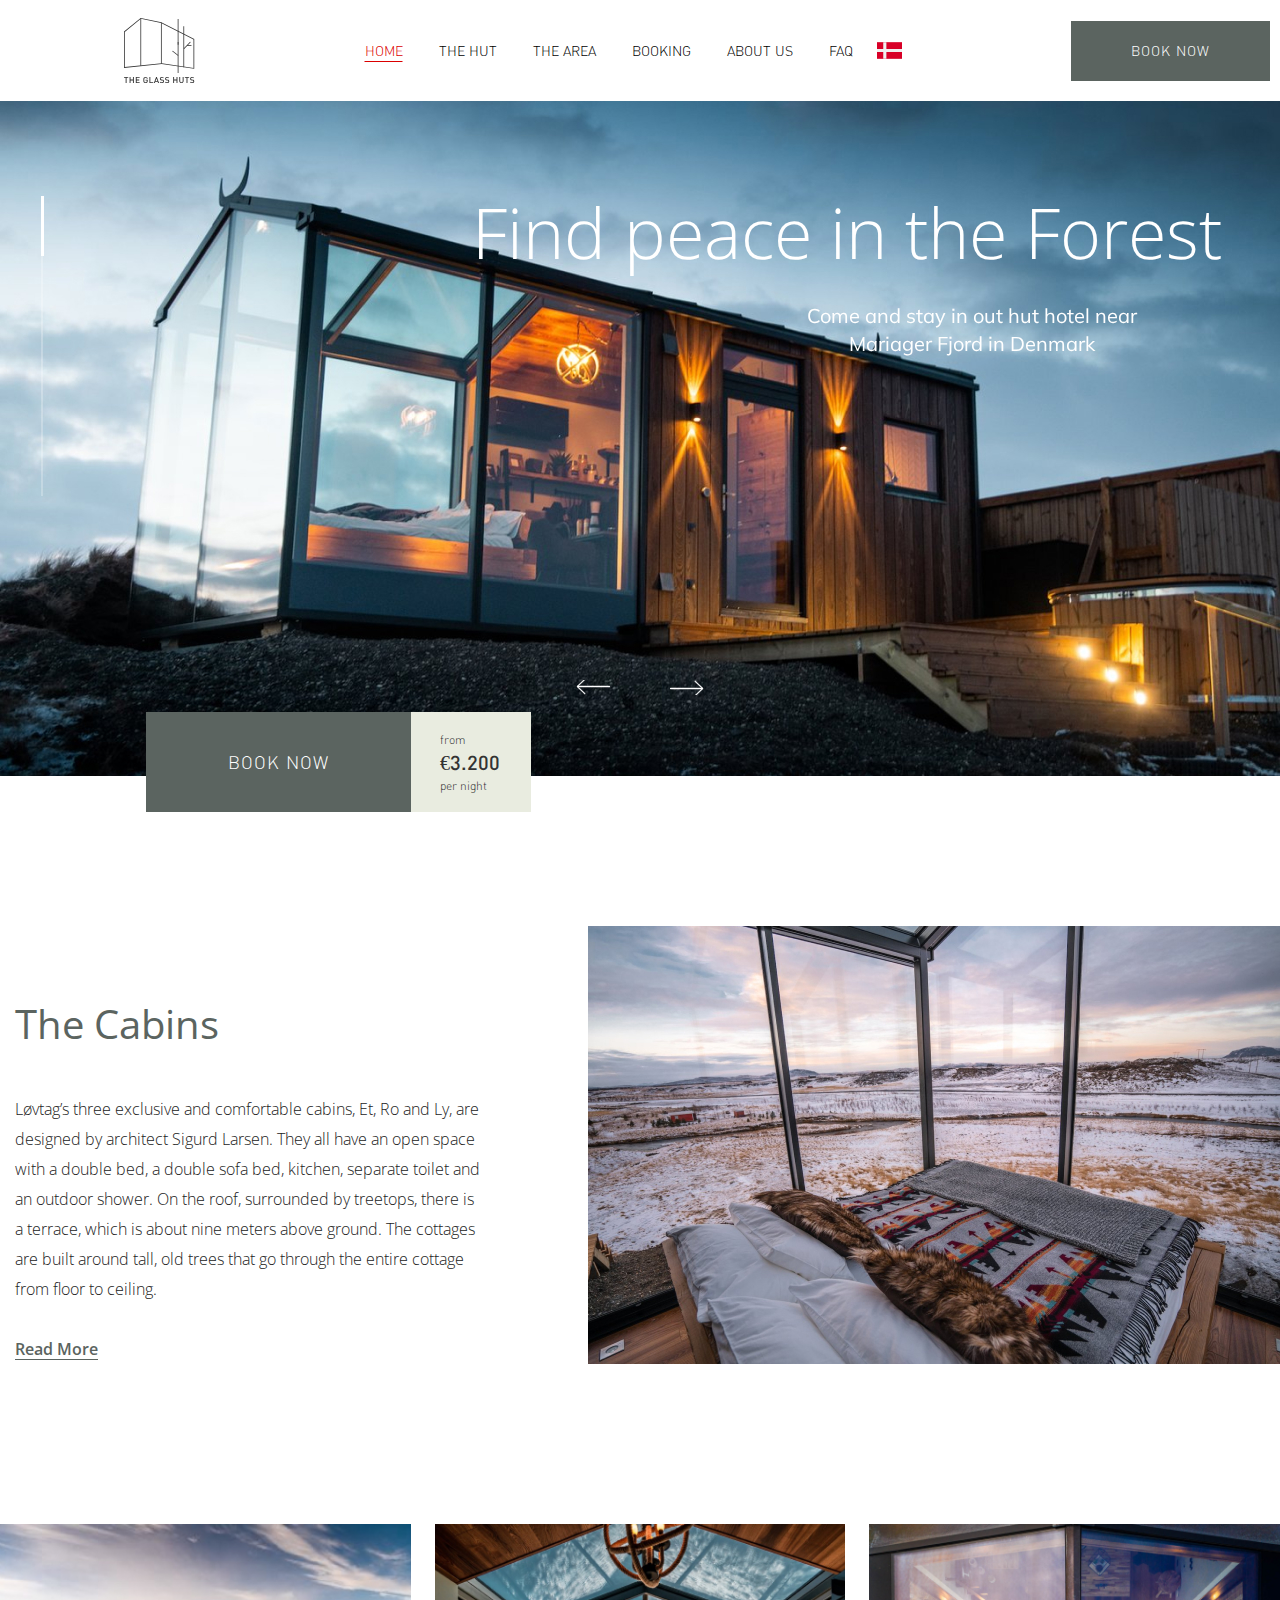
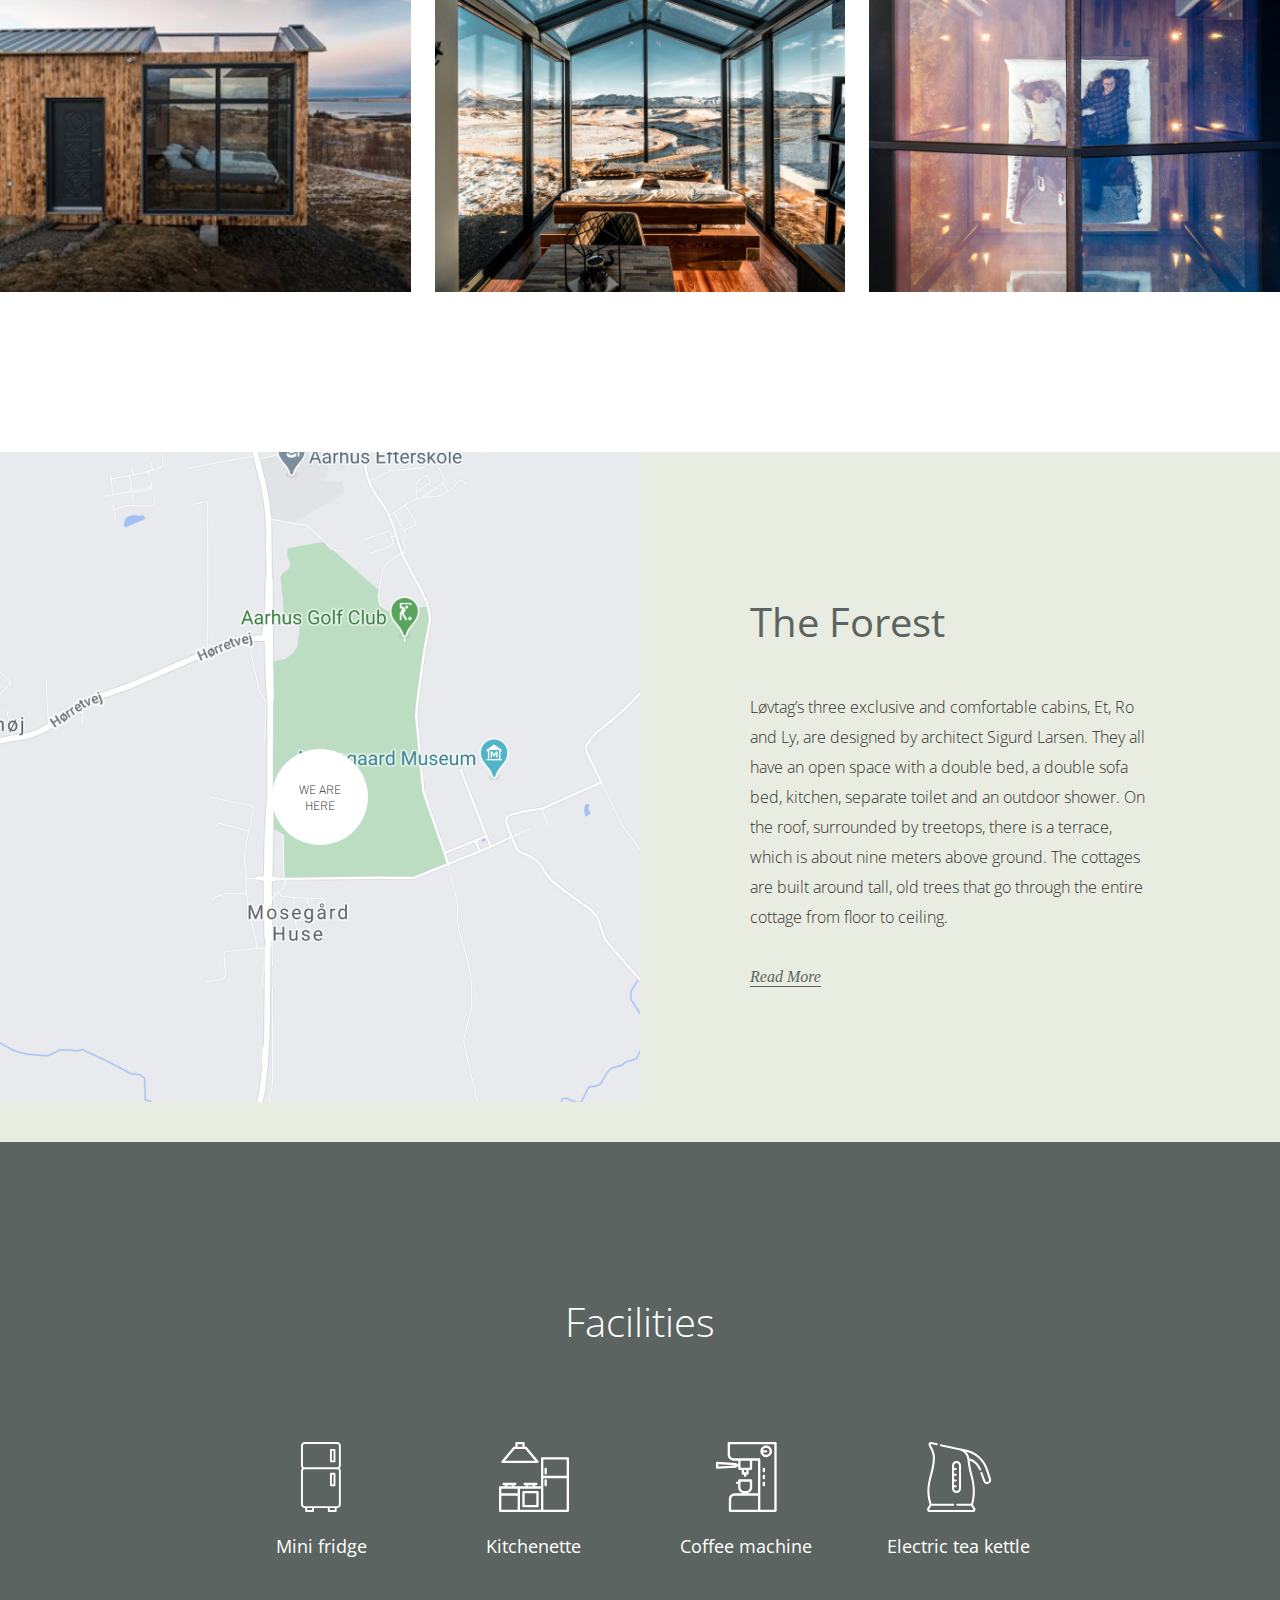
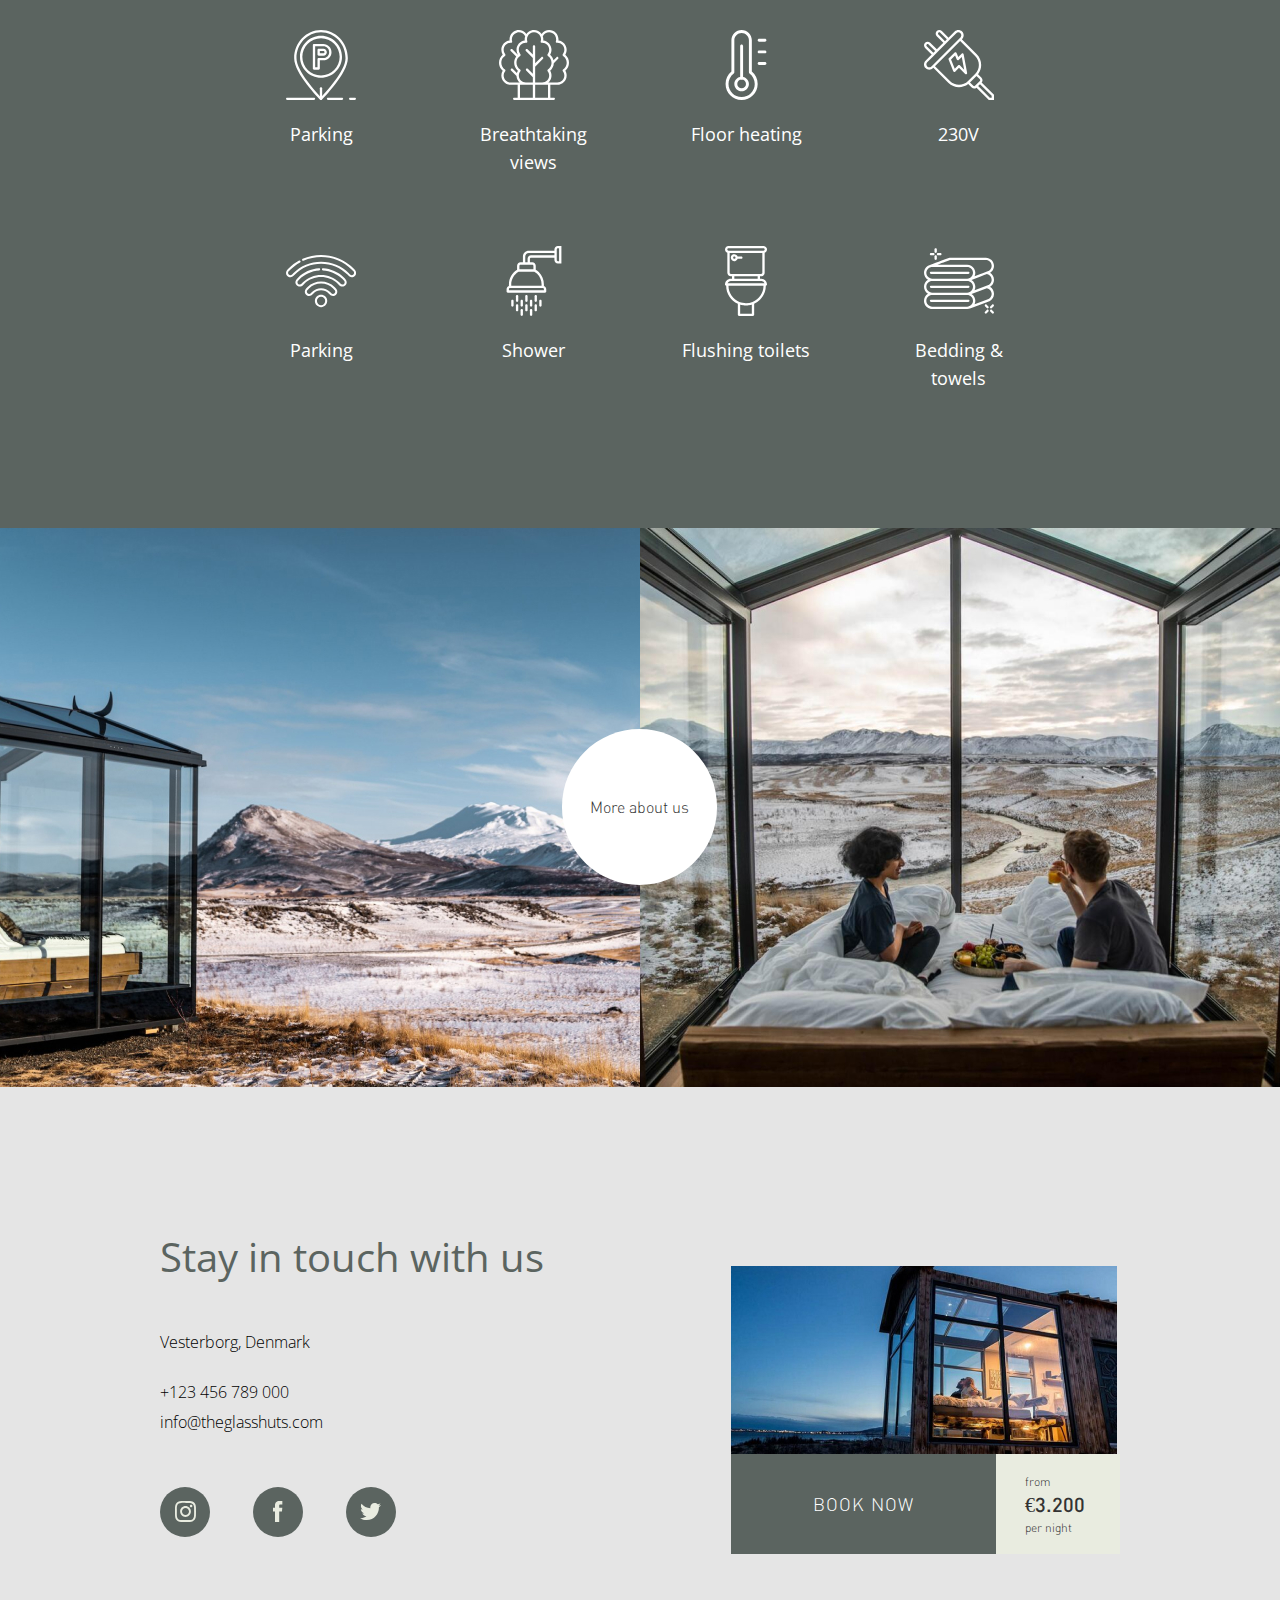
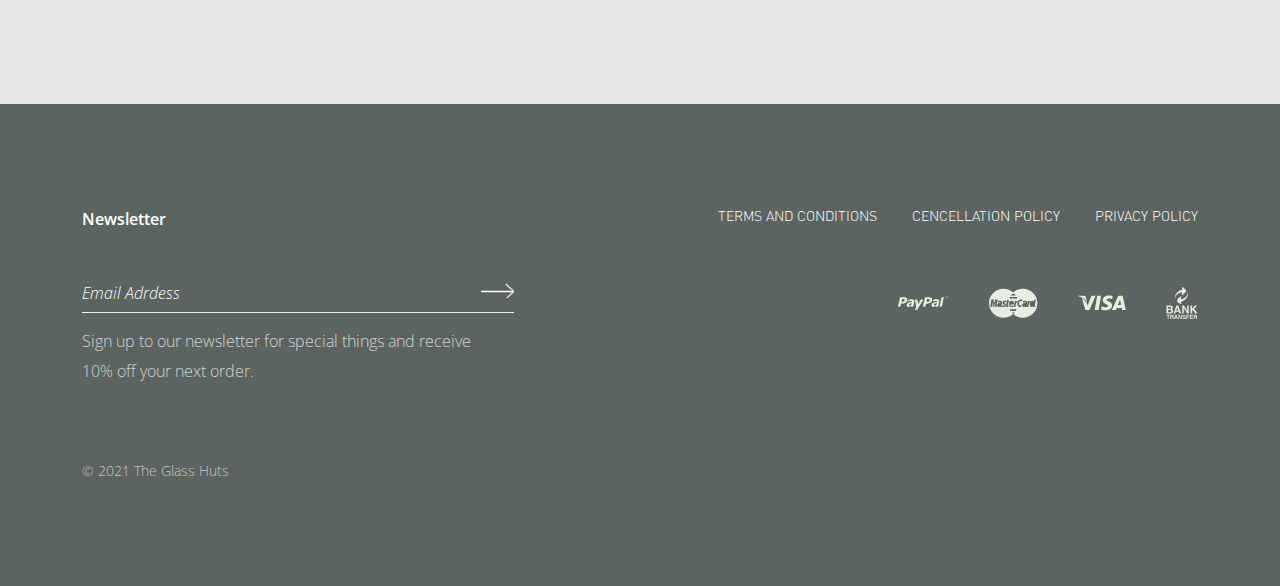
<file: glass/index.html>
<!DOCTYPE html>
<html lang="en">
<head>
    <meta charset="UTF-8">
    <meta http-equiv="X-UA-Compatible" content="IE=edge">
    <meta name="viewport" content="width=device-width, initial-scale=1.0">
    <title>The Glass Huts | Home</title>

    <link rel="stylesheet" href="./styles/reset.css">
    <!-- fonts start -->
    <link href="https://fonts.googleapis.com/css2?family=Handlee&family=Mulish&family=Open+Sans:ital,wght@0,300;0,400;0,700;1,300;1,400;1,600&display=swap" rel="stylesheet">
    <!-- fonts end -->
    <link rel="stylesheet" href="./styles/global.css">
    <link rel="stylesheet" href="./styles/styles.css">
    <link rel="stylesheet" href="./styles/responsive.css">

</head>
<body>
    <header class="header">
        <div class="container-bg">
            <div class="header__inner">
                <a href="/" class="logo__link">
                    <img src="./images/icon/logo.svg" alt="logo" class="logo__img">
                </a>

                <nav class="nav">
                    <ul class="menu">
                        <li class="menu__item">
                            <a href="#" class="menu__link menu__link_active">
                                Home
                            </a>
                        </li>
                        <li class="menu__item">
                            <a href="hut.html" class="menu__link">
                                the hut
                            </a>
                        </li>
                        <li class="menu__item">
                            <a href="area.html" class="menu__link">
                                The area
                            </a>
                        </li>
                        <li class="menu__item">
                            <a href="#" class="menu__link">
                                booking
                            </a>
                        </li>
                        <li class="menu__item">
                            <a href="about-us.html" class="menu__link">
                                about us
                            </a>
                        </li>
                        <li class="menu__item">
                            <a href="faq.html" class="menu__link">
                                faq
                            </a>
                        </li>
                    </ul>
                    <div class="dropdown">
                        <button style="background: url('./images/icon/denmark.svg');" onclick="myFunction()" class="dropbtn" ></button>
                        <ul id="myDropdown" class="dropdown-content">
                            <li>
                                <a href="#" class="lang__link germany"><img src="./images/icon/germany.svg" alt="germany" class="germany__img lang__img"></a>
                            </li>
                            <li>
                                <a href="#" class="lang__link english"><img src="./images/icon/united-kingdom.svg" alt="united-kingdom" class="united-kingdom__img lang__img"></a>
                            </li>
                            <li>
                                <a href="#" class="lang__link dutch"><img src="./images/icon/denmark.svg" alt="denmark" class="denmark__img lang__img"></a>
                            </li>
                        </ul>
                    </div>
                </nav>

                <a href="#" class="order__link button">
                    Book Now
                </a>

                <div class="hamburger">
                    <span class="line"></span>
                    <span class="line"></span>
                    <span class="line"></span>
                </div>

                <ul class="mobileMenu">
                    <li class="menu__item">
                        <a href="#" class="menu__link menu__link_active">
                            Home
                        </a>
                    </li>
                    <li class="menu__item">
                        <a href="hut.html" class="menu__link">
                            the hut
                        </a>
                    </li>
                    <li class="menu__item">
                        <a href="area.html" class="menu__link">
                            The area
                        </a>
                    </li>
                    <li class="menu__item">
                        <a href="#" class="menu__link">
                            booking
                        </a>
                    </li>
                    <li class="menu__item">
                        <a href="about-us.html" class="menu__link">
                            about us
                        </a>
                    </li>
                    <li class="menu__item">
                        <a href="faq.html" class="menu__link">
                            faq
                        </a>
                    </li>
                    <li class="menu__item">
                        <a href="#" class="order__link button">
                            Book Now
                        </a>
                    </li>
                </ul>

            </div>
        </div>
    </header>

     <main class="main">
        <section class="hero">
            <div class="slider__container">
                <div class="slider">
                    <div class="slider__item">
                        <img src="./images/hero-bg.jpg" alt="slider-item" class="slider__img">
                        <div class="slider__info">
                            <h1 class="slider__title title">Find peace in the Forest</h1>
                            <p class="slider__text">Come and stay in out hut hotel near Mariager Fjord in Denmark</p>
                        </div>
                    </div>
                    <div class="slider__item">
                        <img src="./images/hero-bg.jpg" alt="slider-item" class="slider__img">
                        <div class="slider__info">
                            <h1 class="slider__title title">Find peace in the Forest1</h1>
                            <p class="slider__text">Come and stay in out hut hotel near Mariager Fjord in Denmark</p>
                        </div>
                    </div>
                    <div class="slider__item">
                        <img src="./images/hero-bg.jpg" alt="slider-item" class="slider__img">
                        <div class="slider__info">
                            <h1 class="slider__title title">Find peace in the Forest2</h1>
                            <p class="slider__text">Come and stay in out hut hotel near Mariager Fjord in Denmark</p>
                        </div>
                    </div>
                    <div class="slider__item">
                        <img src="./images/hero-bg.jpg" alt="slider-item" class="slider__img">
                        <div class="slider__info">
                            <h1 class="slider__title title">Find peace in the Forest3</h1>
                            <p class="slider__text">Come and stay in out hut hotel near Mariager Fjord in Denmark</p>
                        </div>
                    </div>
                    <div class="slider__item">
                        <img src="./images/hero-bg.jpg" alt="slider-item" class="slider__img">
                        <div class="slider__info">
                            <h1 class="slider__title title">Find peace in the Forest4</h1>
                            <p class="slider__text">Come and stay in out hut hotel near Mariager Fjord in Denmark</p>
                        </div>
                    </div>
                </div>
                <div class="hero__book">
                    <button class="hero__book-btn">Book Now</button>
                    <div class="hero__book-text">
                        <span>from</span>
                        <span class="hero__price">€3.200</span>
                        <span>per night</span>
                    </div>
                </div>
            </div>
           
        </section>
        

        <section class="cabins">
            <div class="cabins__top">
                <div class="cabins__container">
                    <div class="cabins__inner">
                        <div class="cabins__info">
                            <h2 class="cabins__title section-title">The Cabins</h2>
                            <p class="cabins__text section-text">Løvtag’s three exclusive and comfortable cabins, Et, Ro and Ly, are designed by architect Sigurd Larsen. They all have an open space with a double bed, a double sofa bed, kitchen, separate toilet and an outdoor shower. On the roof, surrounded by treetops, there is a terrace, which is about nine meters above ground. The cottages are built around tall, old trees that go through the entire cottage from floor to ceiling.</p>
                            <a href="#" class="cabins__link">Read More</a>
                        </div>
                        <div class="cabins__pic">
                            <img src="./images/bed.jpg" alt="cabin" class="cabins__img">
                        </div>
                    </div>
                </div>
            </div>
            <div class="cabins__bottom">
                <div class="cabins__bottom-container">
                    <div class="cabins__video">
                        <img src="./images/cabins-01.jpg" alt="cabins-01" class="cabins__video-pic">
                    </div>
                    <div class="cabins__video">
                        <img src="./images/cabins-02.jpg" alt="cabins-02" class="cabins__video-pic">
                    </div>
                    <div class="cabins__video">
                        <img src="./images/cabins-03.jpg" alt="cabins-03" class="cabins__video-pic">
                    </div>
                </div>
            </div>
           
        </section>

        
        <section class="forest">
            <div class="slider__container">
                <div class="forest__inner">
                    <div class="forest__map ">
                        <a target="_blank" href="https://www.google.com/maps/place/8320+Moseg%C3%A5rd+Huse,+Danimarka/@56.0836652,10.2026013,15z/data=!3m1!4b1!4m5!3m4!1s0x464c4105fdfe0bcd:0x2c71f7791970b4c7!8m2!3d56.083654!4d10.2113561" class="section__map-link">We Are Here</a>
                        <a target="_blank" href="https://www.google.com/maps/place/8320+Moseg%C3%A5rd+Huse,+Danimarka/@56.0836652,10.2026013,15z/data=!3m1!4b1!4m5!3m4!1s0x464c4105fdfe0bcd:0x2c71f7791970b4c7!8m2!3d56.083654!4d10.2113561" class="overlay"></a>
                    </div>
                    <div class="forest__info">
                        <h2 class="forest__title section-title">The Forest</h2>
                        <p class="forest__text section-text">Løvtag’s three exclusive and comfortable cabins, Et, Ro and Ly, are designed by architect Sigurd Larsen. They all have an open space with a double bed, a double sofa bed, kitchen, separate toilet and an outdoor shower. On the roof, surrounded by treetops, there is a terrace, which is about nine meters above ground. The cottages are built around tall, old trees that go through the entire cottage from floor to ceiling.</p>
                        <a href="#" class="forest__link">Read More</a>
                    </div>
                </div>
            </div>
        </section>

        
        <section class="facilities">
            <div class="facilities-container">
                <h2 class="facilities__title">Facilities</h2>
                <div class="facilities__inner">
                    <div class="facilities__item">
                        <img src="./images/icon/facilities-01.svg" alt="Mini fridge" class="facilities__img">
                        <p class="facilities__name">Mini fridge</p>
                    </div>
                    <div class="facilities__item">
                        <img src="./images/icon/facilities-02.svg" alt="Kitchenette" class="facilities__img">
                        <p class="facilities__name">Kitchenette</p>
                    </div>
                    <div class="facilities__item">
                        <img src="./images/icon/facilities-03.svg" alt="Coffee machine" class="facilities__img">
                        <p class="facilities__name">Coffee machine</p>
                    </div>
                    <div class="facilities__item">
                        <img src="./images/icon/facilities-04.svg" alt="Electric tea kettle" class="facilities__img">
                        <p class="facilities__name">Electric tea kettle</p>
                    </div>
                    <div class="facilities__item">
                        <img src="./images/icon/facilities-05.svg" alt="Parking" class="facilities__img">
                        <p class="facilities__name">Parking</p>
                    </div>
                    <div class="facilities__item">
                        <img src="./images/icon/facilities-06.svg" alt="Breathtaking views" class="facilities__img">
                        <p class="facilities__name">Breathtaking views</p>
                    </div>
                    <div class="facilities__item">
                        <img src="./images/icon/facilities-07.svg" alt="Floor heating" class="facilities__img">
                        <p class="facilities__name">Floor heating</p>
                    </div>
                    <div class="facilities__item">
                        <img src="./images/icon/facilities-08.svg" alt="230V" class="facilities__img">
                        <p class="facilities__name">230V</p>
                    </div>
                    <div class="facilities__item">
                        <img src="./images/icon/facilities-09.svg" alt="Parking" class="facilities__img">
                        <p class="facilities__name">Parking</p>
                    </div>
                    <div class="facilities__item">
                        <img src="./images/icon/facilities-10.svg" alt="Shower" class="facilities__img">
                        <p class="facilities__name">Shower</p>
                    </div>
                    <div class="facilities__item">
                        <img src="./images/icon/facilities-11.svg" alt="Flushing toilets" class="facilities__img">
                        <p class="facilities__name">Flushing toilets</p>
                    </div>
                    <div class="facilities__item">
                        <img src="./images/icon/facilities-12.svg" alt="Bedding & towels" class="facilities__img">
                        <p class="facilities__name">Bedding & towels</p>
                    </div>
                </div>
            </div>
        </section>

        <section class="about-more">
            <div class="slider__container">
                <div class="about-more__inner">
                    <img src="./images/about-left.jpg" alt="" class="about-more__pic">
                    <img src="./images/about-right.jpg" alt="" class="about-more__pic">
                </div>
                <a href="about-us.html" class="about-more__link">More about us</a>
            </div>
        </section>



        <section class="contact">
            <div class="container">
                <div class="contact__inner">
                    <div class="contact__info">
                        <h2 class="contact__title section-title">Stay in touch with us</h2>
                        <p class="address contact__text"> Vesterborg, Denmark</p>
                        <a href="tel:+123 456 789 000" class="contact__text contact__tel">+123 456 789 000</a>
                        <a href="mailto:info@theglasshuts.com" class="contact__text contact__mail">info@theglasshuts.com</a>
                        <div class="social">
                            <a href="#" class="social__item instagram">
                                <img src="./images/icon/instagram.svg" alt="instagram" class="social__img">
                            </a>
                            <a href="#" class="social__item facebook">
                                <img src="./images/icon/facebook.svg" alt="facebook" class="social__img">
                            </a>
                            <a href="#" class="social__item twitter">
                                <img src="./images/icon/twitter.svg" alt="twitter" class="social__img">
                            </a>
                        </div>
                    </div>
                    <div class="contact__book">
                         <img src="./images/contact-pic.jpg" alt="contact" class="contact__book-pic">
                         <div class="contact__book-info">
                            <button class="contact__book-btn">Book Now</button>
                            <div class="contact__book-text">
                                <span>from</span>
                                <span class="contact__price">€3.200</span>
                                <span>per night</span>
                            </div>
                        </div> 
                    </div>
                </div>
            </div>
        </section>
    </main>

     <footer class="footer">
        <div class="container">
            <div class="footer__inner">
                <div class="footer-left">
                    <p class="footer__title">Newsletter</p>
                    <form action="#" class="letter">
                        <input class="letter__inp" type="email" placeholder="Email Adrdess">
                    </form>
                    <p class="footer__text">
                        Sign up to our newsletter for special things and receive 10% off your next order.
                    </p>
                    <p class="copyright">© 2021 The Glass Huts</p>
                </div>
                <div class="footer-right">
                    <ul class="policies">
                        <li class="policy__item">
                            <a href="#" class="policy__link">TERMS AND CONDITIONS</a>
                        </li>
                        <li class="policy__item">
                            <a href="#" class="policy__link">CENCELLATION POLICY</a>
                        </li>
                        <li class="policy__item">
                            <a href="#" class="policy__link">PRIVACY POLICY</a>
                        </li>
                    </ul>
                    <div class="cards">
                        <img src="./images/icon/paypal.svg" alt="paypal" class="card__img">
                        <img src="./images/icon/mastercard.svg" alt="mastercard" class="card__img">
                        <img src="./images/icon/visa.svg" alt="visa" class="card__img">
                        <img src="./images/icon/bank.svg" alt="bank" class="card__img">
                    </div>
                </div>
            </div>
        </div>
    </footer>  

    <script src="https://code.jquery.com/jquery-3.6.0.min.js"></script>
    <script src="./js/slick.min.js"></script>
    <script src="./js/app.js"></script>
</body>
</html>
</file>
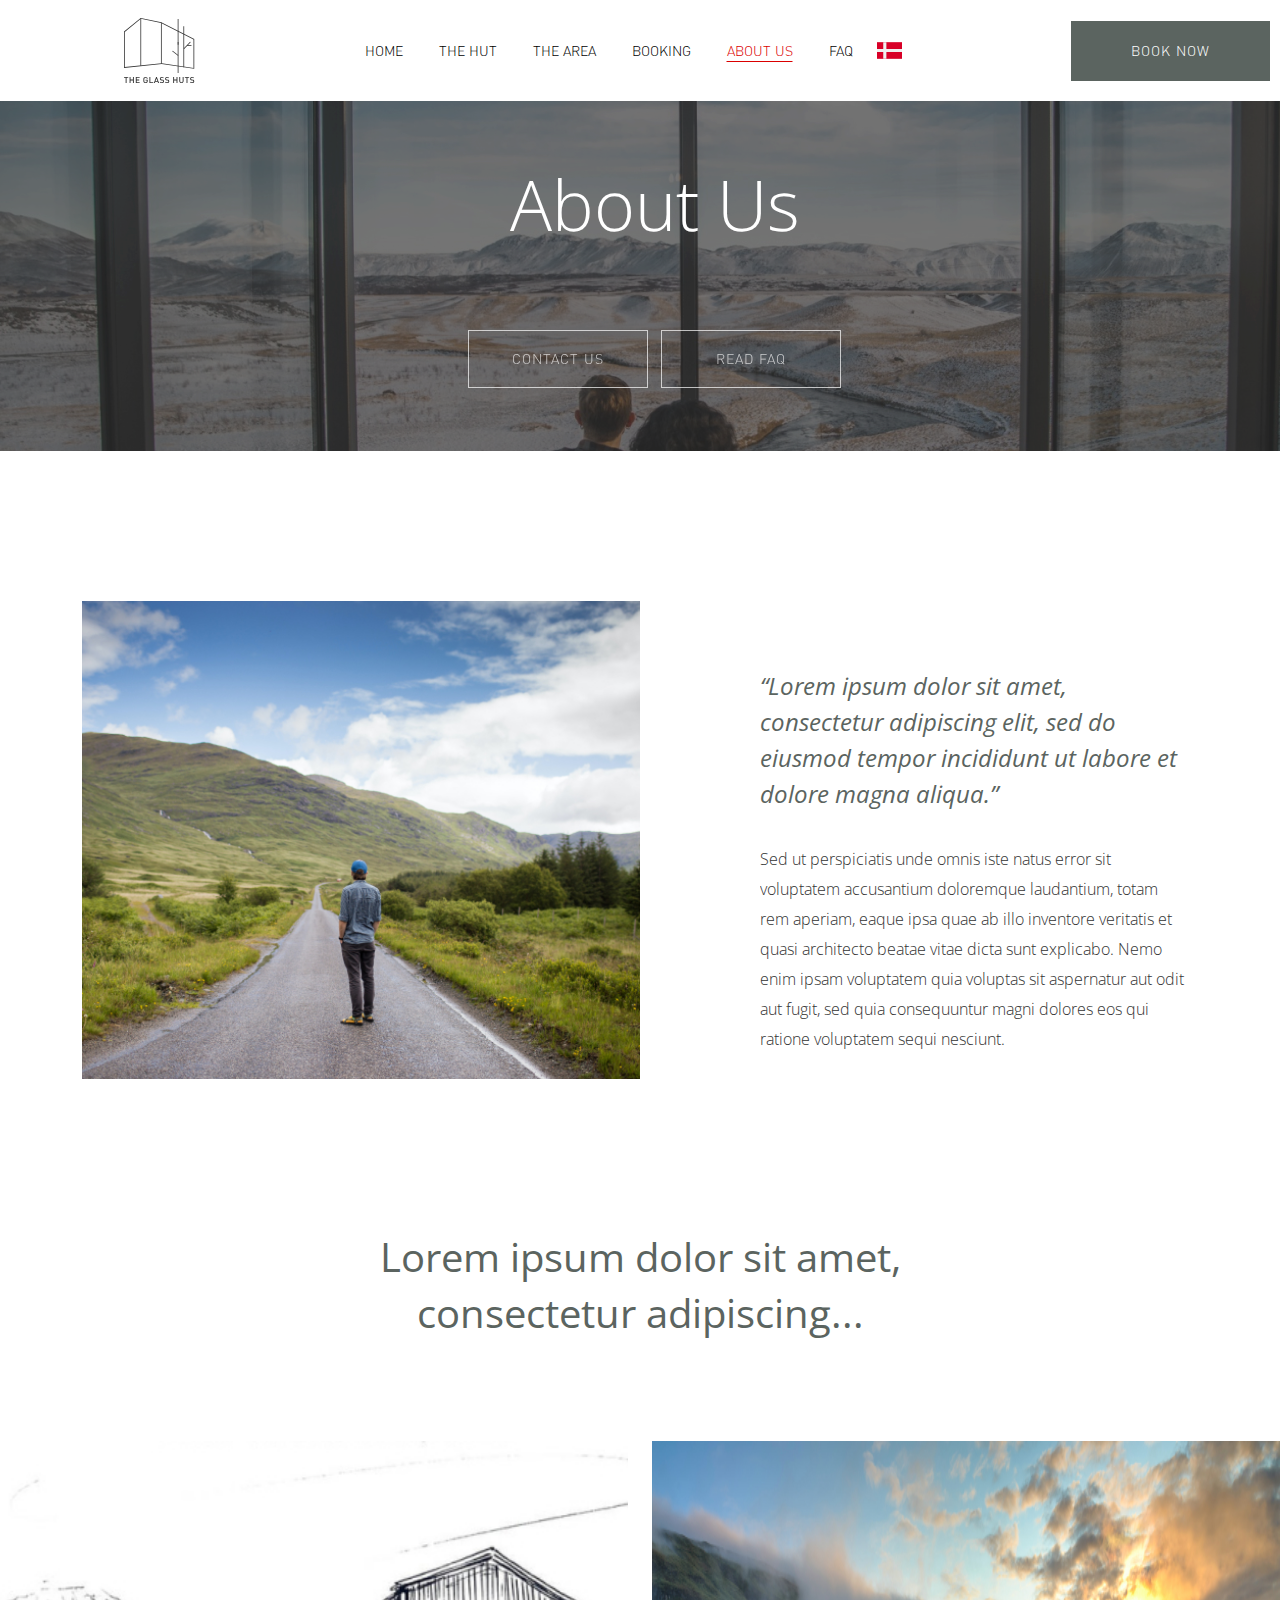
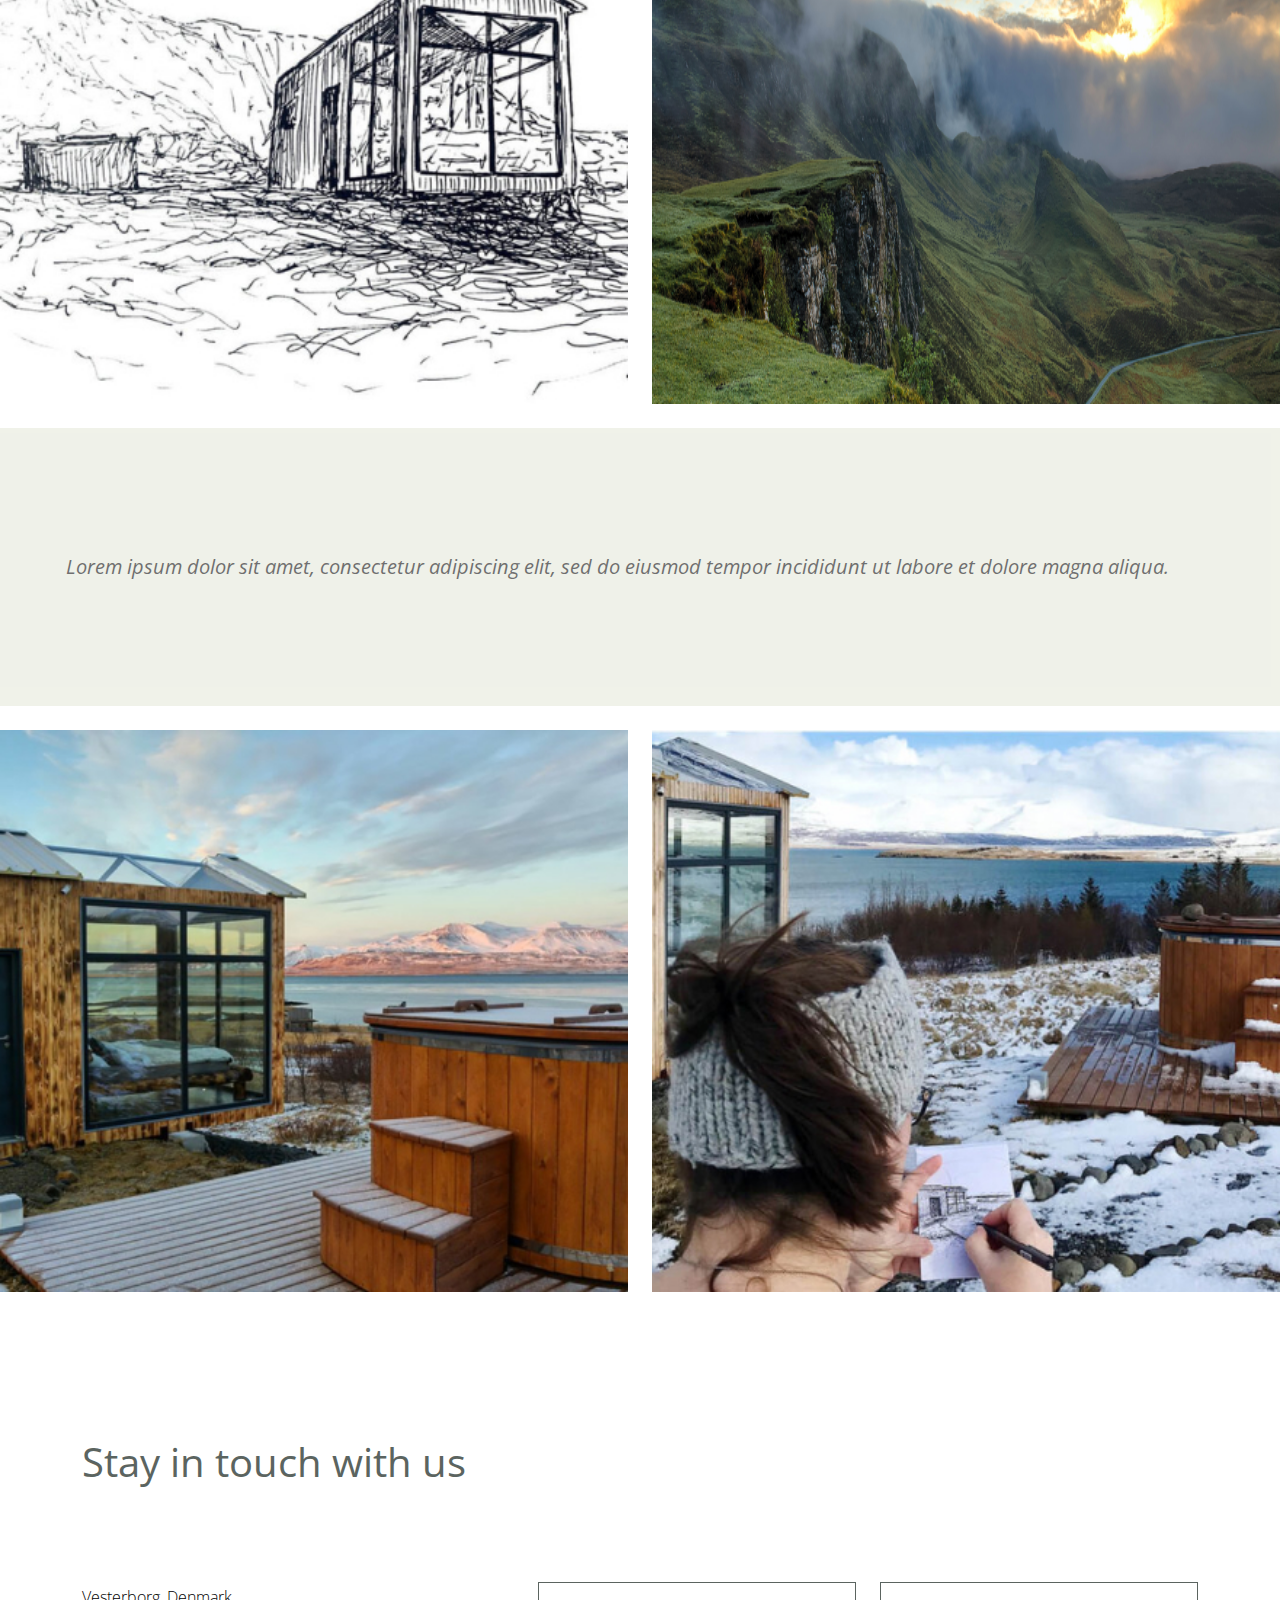
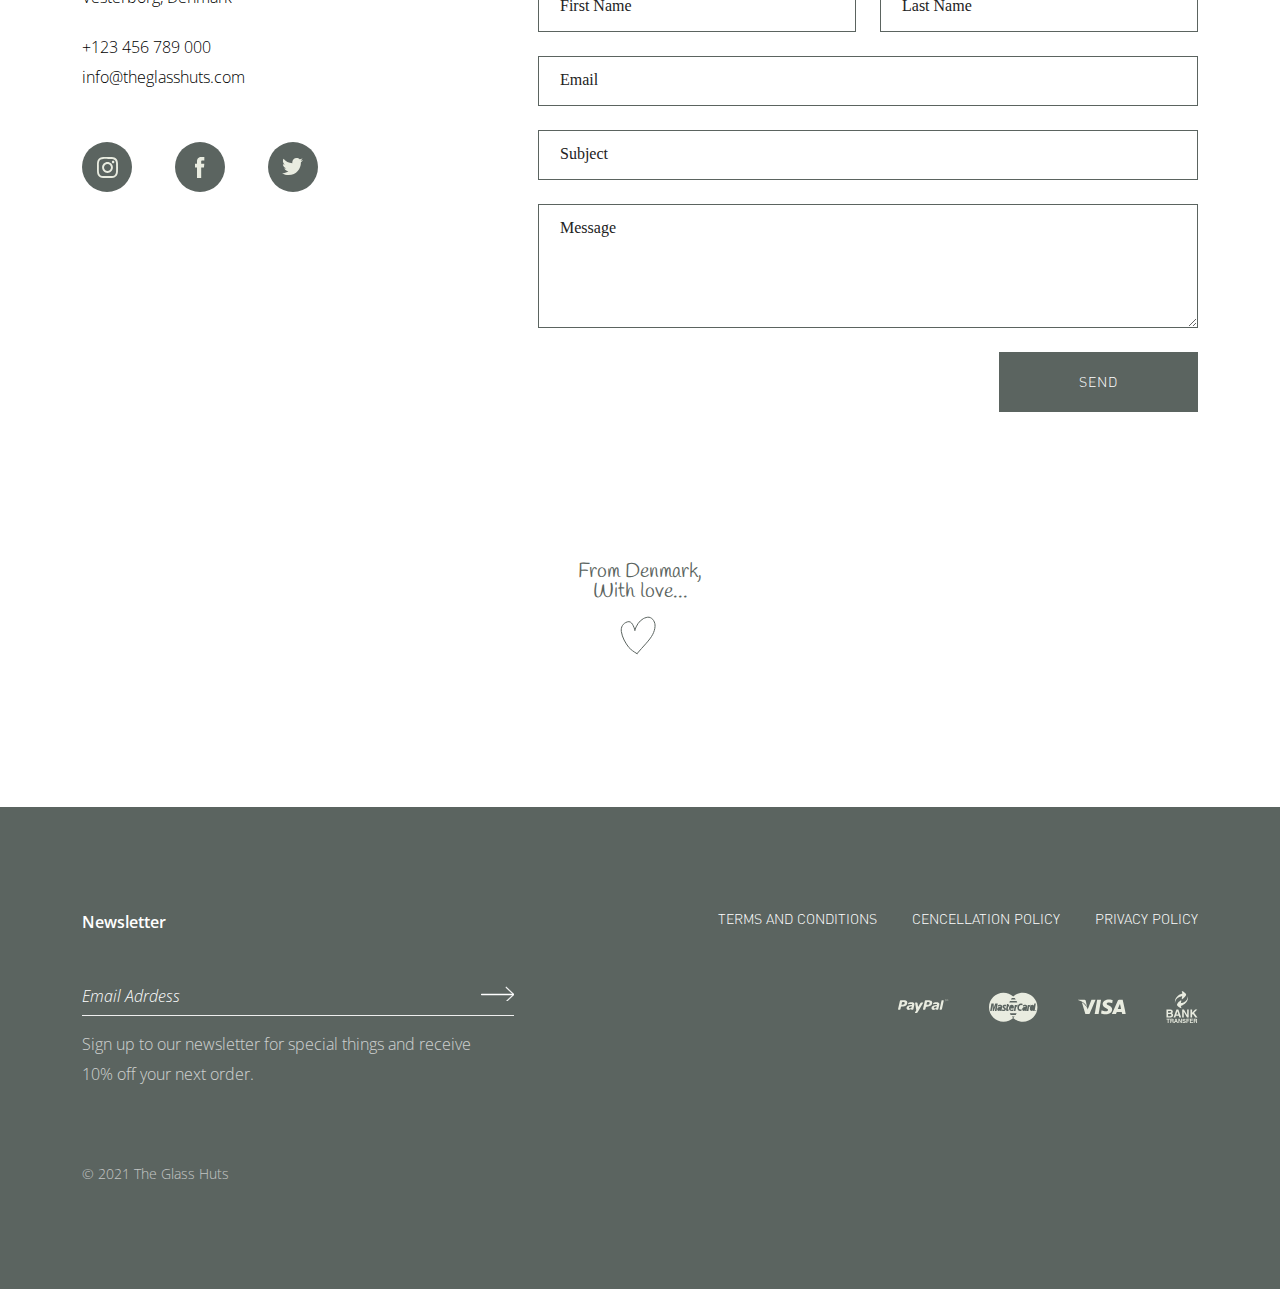
<file: glass/about-us.html>
<!DOCTYPE html>
<html lang="en">
<head>
    <meta charset="UTF-8">
    <meta http-equiv="X-UA-Compatible" content="IE=edge">
    <meta name="viewport" content="width=device-width, initial-scale=1.0">
    <title>The Glass Huts | About</title>

    <link rel="stylesheet" href="./styles/reset.css">
    <!-- fonts start -->
    <link href="https://fonts.googleapis.com/css2?family=Handlee&family=Mulish&family=Open+Sans:ital,wght@0,300;0,400;0,700;1,300;1,400;1,600&display=swap" rel="stylesheet">
    <!-- fonts end -->
    <link rel="stylesheet" href="./styles/global.css">
    <link rel="stylesheet" href="./styles/styles.css">
    <link rel="stylesheet" href="./styles/responsive.css">

</head>
<body>
    <header class="header">
        <div class="container-bg">
            <div class="header__inner">
                <a href="/" class="logo__link">
                    <img src="./images/icon/logo.svg" alt="logo" class="logo__img">
                </a>

                <nav class="nav">
                    <ul class="menu">
                        <li class="menu__item">
                            <a href="index.html" class="menu__link ">
                                Home
                            </a>
                        </li>
                        <li class="menu__item">
                            <a href="hut.html" class="menu__link">
                                the hut
                            </a>
                        </li>
                        <li class="menu__item">
                            <a href="area.html" class="menu__link">
                                The area
                            </a>
                        </li>
                        <li class="menu__item">
                            <a href="#" class="menu__link">
                                booking
                            </a>
                        </li>
                        <li class="menu__item">
                            <a href="#" class="menu__link menu__link_active">
                                about us
                            </a>
                        </li>
                        <li class="menu__item">
                            <a href="faq.html" class="menu__link">
                                faq
                            </a>
                        </li>
                    </ul>
                    <div class="dropdown">
                        <button style="background: url('./images/icon/denmark.svg');" onclick="myFunction()" class="dropbtn" ></button>
                        <ul id="myDropdown" class="dropdown-content">
                            <li>
                                <a href="#" class="lang__link germany"><img src="./images/icon/germany.svg" alt="germany" class="germany__img lang__img"></a>
                            </li>
                            <li>
                                <a href="#" class="lang__link english"><img src="./images/icon/united-kingdom.svg" alt="united-kingdom" class="united-kingdom__img lang__img"></a>
                            </li>
                            <li>
                                <a href="#" class="lang__link dutch"><img src="./images/icon/denmark.svg" alt="denmark" class="denmark__img lang__img"></a>
                            </li>
                        </ul>
                    </div>
                </nav>

                <a href="#" class="order__link button">
                    Book Now
                </a>

                <div class="hamburger">
                    <span class="line"></span>
                    <span class="line"></span>
                    <span class="line"></span>
                </div>

                <ul class="mobileMenu">
                    <li class="menu__item">
                        <a href="index.html" class="menu__link ">
                            Home
                        </a>
                    </li>
                    <li class="menu__item">
                        <a href="hut.html" class="menu__link">
                            the hut
                        </a>
                    </li>
                    <li class="menu__item">
                        <a href="area.html" class="menu__link">
                            The area
                        </a>
                    </li>
                    <li class="menu__item">
                        <a href="#" class="menu__link">
                            booking
                        </a>
                    </li>
                    <li class="menu__item">
                        <a href="#" class="menu__link menu__link_active">
                            about us
                        </a>
                    </li>
                    <li class="menu__item">
                        <a href="faq.html" class="menu__link">
                            faq
                        </a>
                    </li>
                    <li class="menu__item">
                        <a href="#" class="order__link button">
                            Book Now
                        </a>
                    </li>
                </ul>

            </div>
        </div>
    </header>

    <main class="main">
        <section class="about__intro">
            <div class="intro__title">
                <h1 class="title">About Us</h1>
                <div class="about__btns">
                    <a href="#" class="intro__btn"><span>contact us</span></a>
                    <a href="#" class="intro__btn"><span>read FAQ</span></a>
                </div>
            </div>

            <div class="slider__container">
                <div class="about-slider">
                    <div class="about-slider__item ">
                        <img src="./images/about-bg-01.jpg" alt="background" class="about-slider__img">
                        <div class="slider__overlay about__overlay"></div>
                    </div>
                    <div class="about-slider__item ">
                        <img src="./images/about-bg-02.jpg" alt="background" class="about-slider__img">
                        <div class="slider__overlay about__overlay"></div>
                    </div>
                </div>
            </div>
        </section>

        <section class="outside">
           <div class="container">
                <div class="outside__inner">
                    <div class="outside-imgs">
                        
                    </div>
                    <div class="outside__info">
                        <h2 class="outside__title">“Lorem ipsum dolor sit amet, consectetur adipiscing elit, sed do eiusmod tempor incididunt ut labore et dolore magna aliqua.”</h2>
                        <p class="outside__text tab__item-text">Sed ut perspiciatis unde omnis iste natus error sit voluptatem accusantium doloremque laudantium, totam rem aperiam, eaque ipsa quae ab illo inventore veritatis et quasi architecto beatae vitae dicta sunt explicabo. Nemo enim ipsam voluptatem quia voluptas sit aspernatur aut odit aut fugit, sed quia consequuntur magni dolores eos qui ratione voluptatem sequi nesciunt. </p>
                    </div>
                </div>
                <p class="outside__desc section-title">Lorem ipsum dolor sit amet, consectetur adipiscing...</p>
           </div>
        </section>
        
       
        <div class="about-gallery">
            <div class="about-gallery__container">
                <div class="about-gallery__inner">
                    <div class="about-gallery__item about-gallery__item-sm">
                        <img src="./images/about-gallery-01.jpg" alt="gallery" class="about-gallery__img">
                    </div>
                    <div class="about-gallery__item about-gallery__item-bg">
                        <img src="./images/about-gallery-02.jpg" alt="gallery" class="about-gallery__img">
                    </div>
                    <div class="about-gallery__item about-gallery__item-sm">
                        <img src="./images/about-gallery-03.jpg" alt="gallery" class="about-gallery__img">
                    </div>
                    <div class="about-gallery__item about-gallery__item-sm">
                        <p class="about-gallery__text">Lorem ipsum dolor sit amet, consectetur adipiscing elit, sed do eiusmod tempor incididunt ut labore et dolore magna aliqua.</p>
                    </div>
                    <div class="about-gallery__item about-gallery__item-sm">
                        <img src="./images/about-gallery-04.jpg" alt="gallery" class="about-gallery__img">
                    </div>
                </div>
            </div>
        </div>

         
        <section class="about-contact">
            <div class="container">
                <h2 class="about-contact__title section-title">Stay in touch with us</h2>
                <div class="about-contact__inner">
                    <div class="contact__info">
                        <p class="address contact__text"> Vesterborg, Denmark</p>
                        <a href="tel:+123 456 789 000" class="contact__text contact__tel">+123 456 789 000</a>
                        <a href="mailto:info@theglasshuts.com" class="contact__text contact__mail">info@theglasshuts.com</a>
                        <div class="social">
                            <a href="#" class="social__item instagram">
                                <img src="./images/icon/instagram.svg" alt="instagram" class="social__img">
                            </a>
                            <a href="#" class="social__item facebook">
                                <img src="./images/icon/facebook.svg" alt="facebook" class="social__img">
                            </a>
                            <a href="#" class="social__item twitter">
                                <img src="./images/icon/twitter.svg" alt="twitter" class="social__img">
                            </a>
                        </div>
                    </div>

                   

                    <form action="/" class="about-form">

                        <div class="about-contact__form">
                            <div class="about-contact__item about-contact__item-sm">
                                <input type="text" class="about-contact__inp" required>
                                <span class="floating-label">First Name</span>
                            </div>
                            <div class="about-contact__item about-contact__item-sm">
                                <input type="text" class="about-contact__inp" required>
                                <span class="floating-label">Last Name</span>
                            </div>
                            <div class="about-contact__item about-contact__item-bg">
                                <input type="email" class="about-contact__inp" required>
                                <span class="floating-label">Email</span>
                            </div>
                            <div class="about-contact__item about-contact__item-bg">
                                <input type="text" class="about-contact__inp" required>
                                <span class="floating-label">Subject</span>
                            </div>
                            <div class="about-contact__item about-contact__item-bg ">
                                <textarea class="about-contact__inp message" required></textarea>
                                <span class="floating-label">Message</span>
                            </div>
                        </div>

                        <button type="submit" class="about-contact__btn button">send</button>

                    </form>

                </div>
            </div>
        </section>

        

        <div class="about-decoration">
            <p class="about-decoration__text">From Denmark, With love...</p>
            <img src="./images/icon/heart.svg" alt="heart decoration" class="about-decoration__img">
        </div> 

    </main>


    <footer class="footer">
        <div class="container">
            <div class="footer__inner">
                <div class="footer-left">
                    <p class="footer__title">Newsletter</p>
                    <form action="#" class="letter">
                        <input class="letter__inp" type="email" placeholder="Email Adrdess">
                    </form>
                    <p class="footer__text">
                        Sign up to our newsletter for special things and receive 10% off your next order.
                    </p>
                    <p class="copyright">© 2021 The Glass Huts</p>
                </div>
                <div class="footer-right">
                    <ul class="policies">
                        <li class="policy__item">
                            <a href="#" class="policy__link">TERMS AND CONDITIONS</a>
                        </li>
                        <li class="policy__item">
                            <a href="#" class="policy__link">CENCELLATION POLICY</a>
                        </li>
                        <li class="policy__item">
                            <a href="#" class="policy__link">PRIVACY POLICY</a>
                        </li>
                    </ul>
                    <div class="cards">
                        <img src="./images/icon/paypal.svg" alt="paypal" class="card__img">
                        <img src="./images/icon/mastercard.svg" alt="mastercard" class="card__img">
                        <img src="./images/icon/visa.svg" alt="visa" class="card__img">
                        <img src="./images/icon/bank.svg" alt="bank" class="card__img">
                    </div>
                </div>
            </div>
        </div>
    </footer>


    <script src="https://code.jquery.com/jquery-3.6.0.min.js"></script>
    <script src="./js/slick.min.js"></script>
    <script src="./js/app.js"></script>
</body>
</html>
</file>
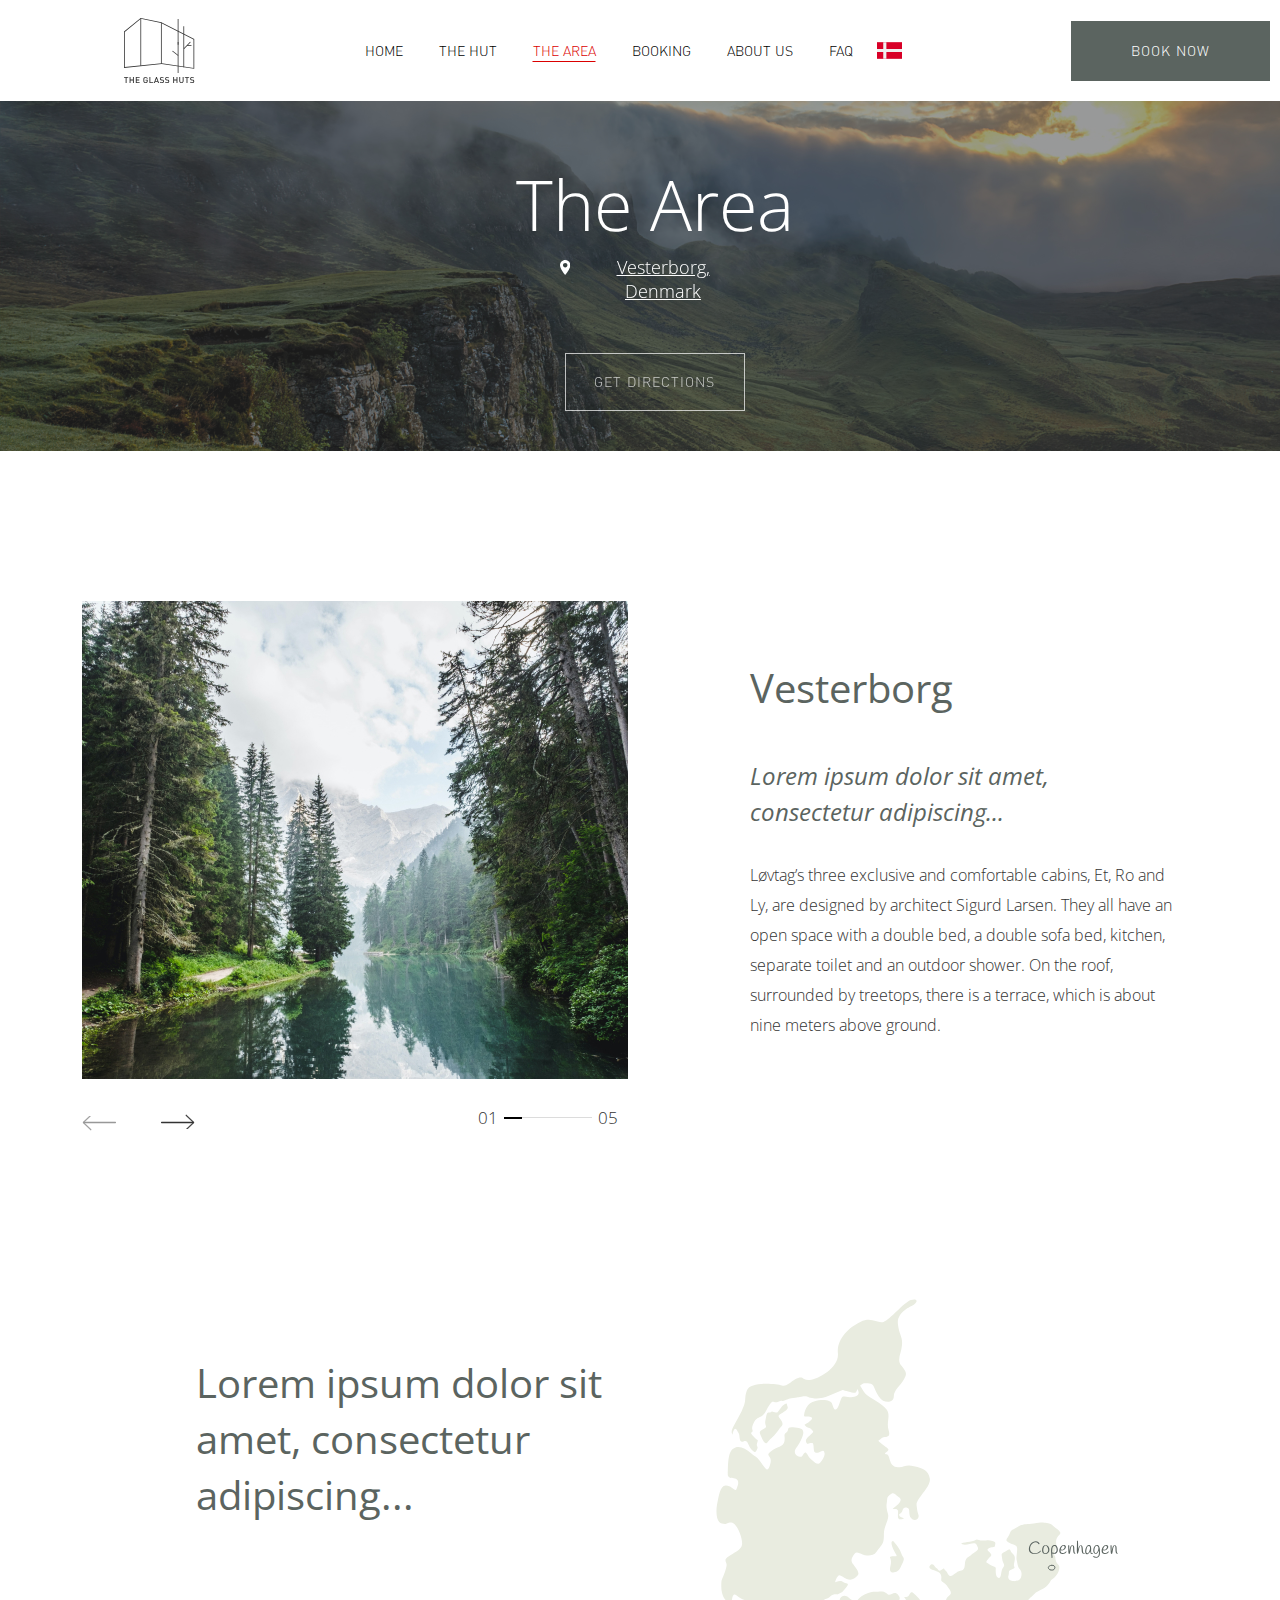
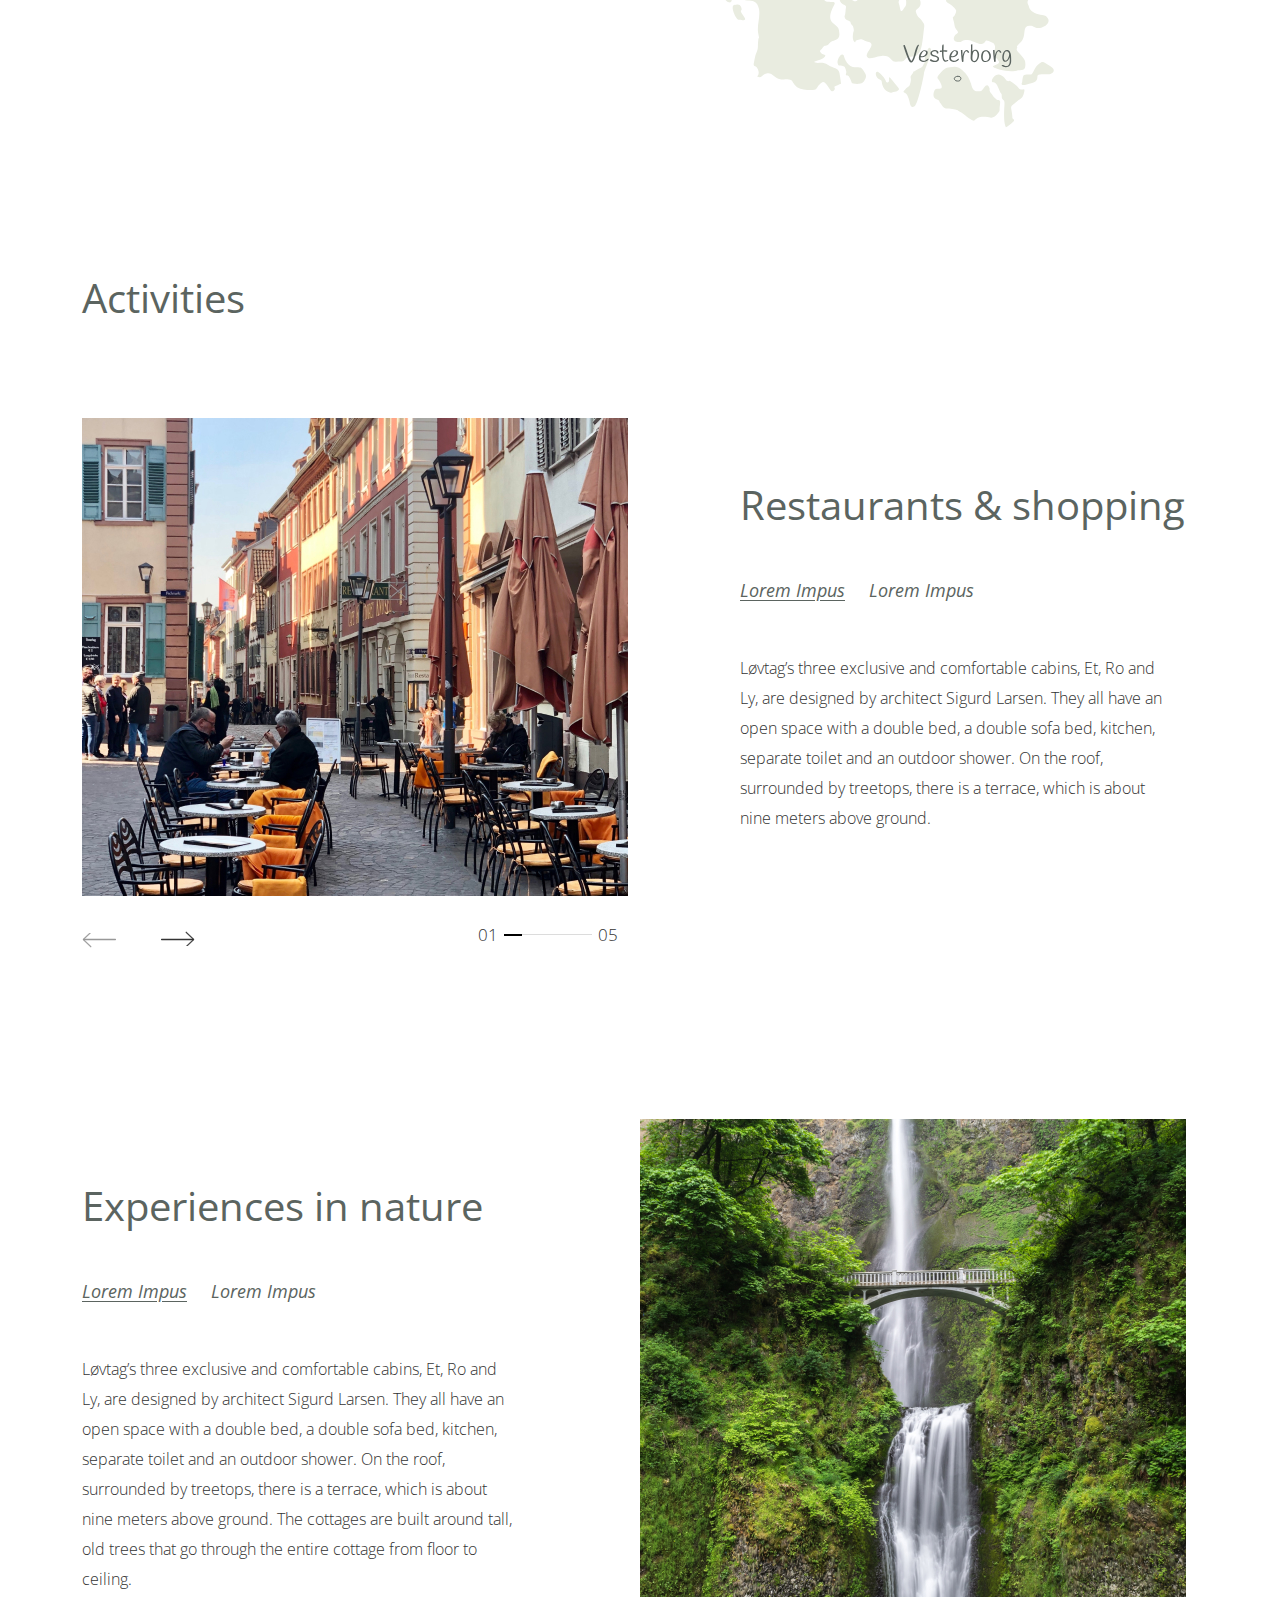
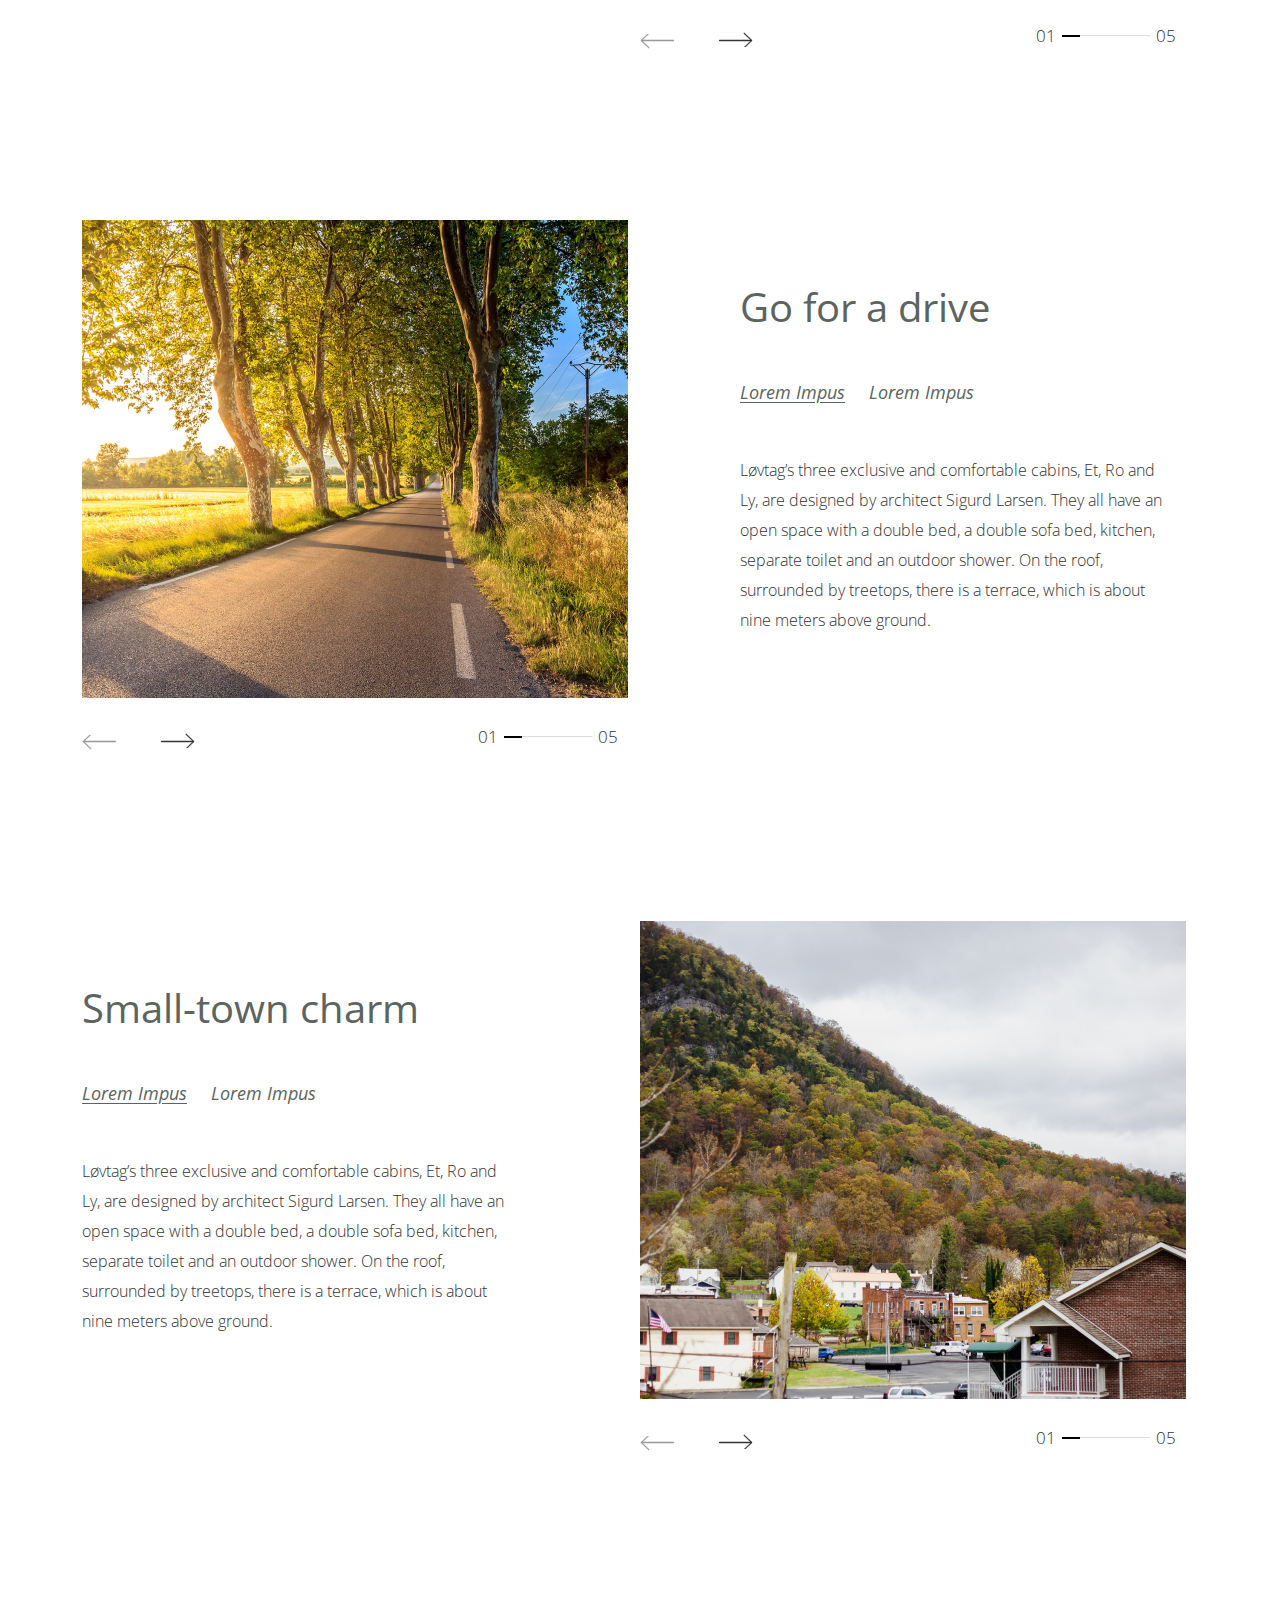
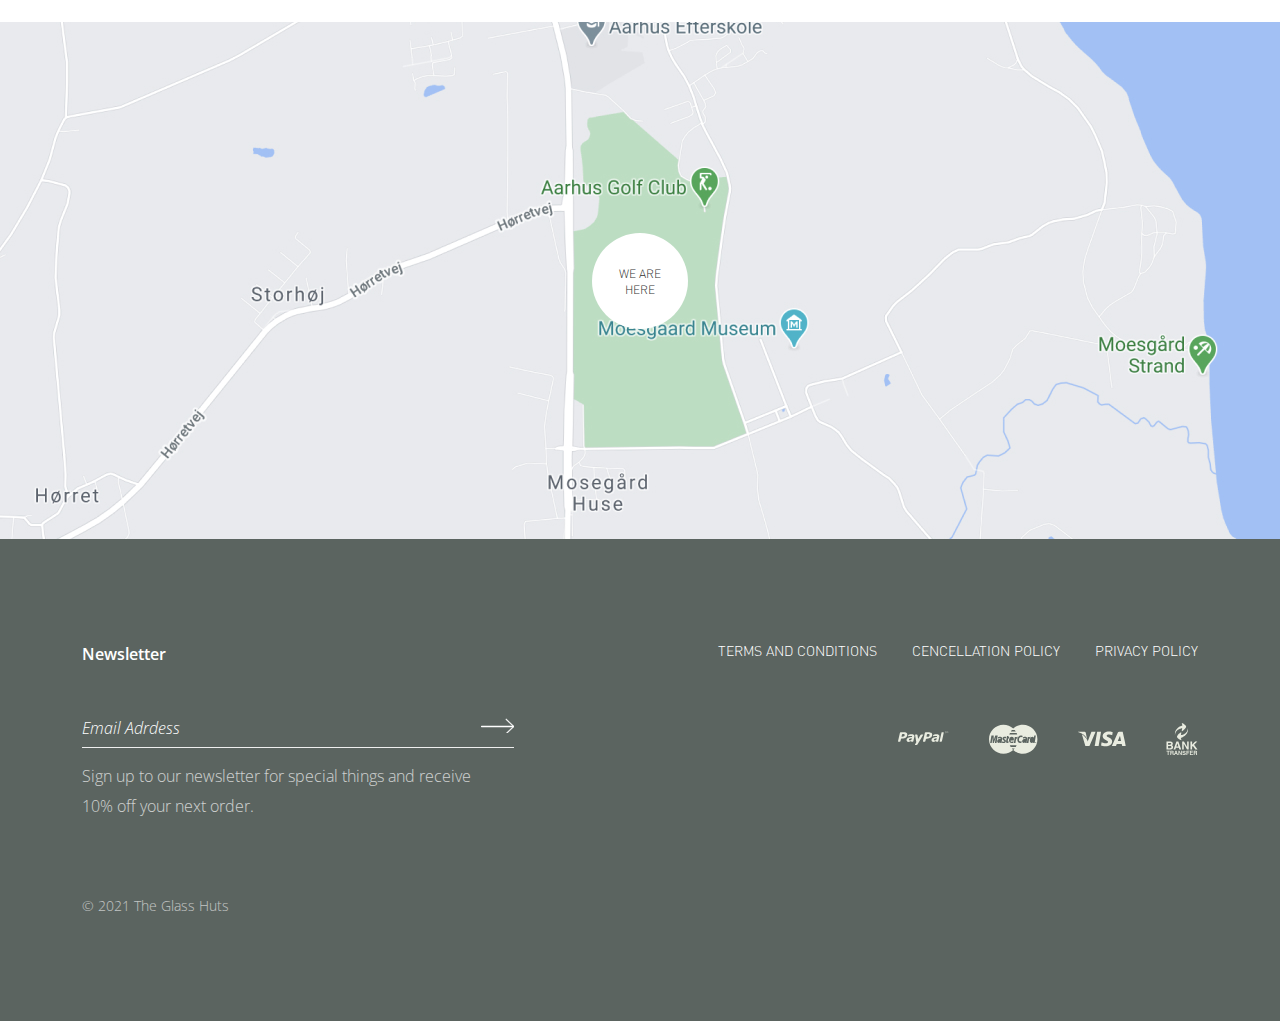
<file: glass/area.html>
<!DOCTYPE html>
<html lang="en">
<head>
    <meta charset="UTF-8">
    <meta http-equiv="X-UA-Compatible" content="IE=edge">
    <meta name="viewport" content="width=device-width, initial-scale=1.0">
    <title>The Glass Huts | Area</title>

    <link rel="stylesheet" href="./styles/reset.css">
    <!-- fonts start -->
    <link href="https://fonts.googleapis.com/css2?family=Handlee&family=Mulish&family=Open+Sans:ital,wght@0,300;0,400;0,700;1,300;1,400;1,600&display=swap" rel="stylesheet">
    <!-- fonts end -->
    <link rel="stylesheet" href="./styles/global.css">
    <link rel="stylesheet" href="./styles/styles.css">
    <link rel="stylesheet" href="./styles/responsive.css">

</head>
<body>
    <header class="header">
        <div class="container-bg">
            <div class="header__inner">
                <a href="/" class="logo__link">
                    <img src="./images/icon/logo.svg" alt="logo" class="logo__img">
                </a>

                <nav class="nav">
                    <ul class="menu">
                        <li class="menu__item">
                            <a href="index.html" class="menu__link ">
                                Home
                            </a>
                        </li>
                        <li class="menu__item">
                            <a href="hut.html" class="menu__link">
                                the hut
                            </a>
                        </li>
                        <li class="menu__item">
                            <a href="#" class="menu__link menu__link_active">
                                The area
                            </a>
                        </li>
                        <li class="menu__item">
                            <a href="#" class="menu__link">
                                booking
                            </a>
                        </li>
                        <li class="menu__item">
                            <a href="about-us.html" class="menu__link">
                                about us
                            </a>
                        </li>
                        <li class="menu__item">
                            <a href="faq.html" class="menu__link">
                                faq
                            </a>
                        </li>
                    </ul>
                    <div class="dropdown">
                        <button style="background: url('./images/icon/denmark.svg');" onclick="myFunction()" class="dropbtn" ></button>
                        <ul id="myDropdown" class="dropdown-content">
                            <li>
                                <a href="#" class="lang__link germany"><img src="./images/icon/germany.svg" alt="germany" class="germany__img lang__img"></a>
                            </li>
                            <li>
                                <a href="#" class="lang__link english"><img src="./images/icon/united-kingdom.svg" alt="united-kingdom" class="united-kingdom__img lang__img"></a>
                            </li>
                            <li>
                                <a href="#" class="lang__link dutch"><img src="./images/icon/denmark.svg" alt="denmark" class="denmark__img lang__img"></a>
                            </li>
                        </ul>
                    </div>
                </nav>

                <a href="#" class="order__link button">
                    Book Now
                </a>

                <div class="hamburger">
                    <span class="line"></span>
                    <span class="line"></span>
                    <span class="line"></span>
                </div>

                <ul class="mobileMenu">
                    <li class="menu__item">
                        <a href="index.html" class="menu__link ">
                            Home
                        </a>
                    </li>
                    <li class="menu__item">
                        <a href="hut.html" class="menu__link">
                            the hut
                        </a>
                    </li>
                    <li class="menu__item">
                        <a href="#" class="menu__link menu__link_active">
                            The area
                        </a>
                    </li>
                    <li class="menu__item">
                        <a href="#" class="menu__link">
                            booking
                        </a>
                    </li>
                    <li class="menu__item">
                        <a href="about-us.html" class="menu__link">
                            about us
                        </a>
                    </li>
                    <li class="menu__item">
                        <a href="faq.html" class="menu__link">
                            faq
                        </a>
                    </li>
                    <li class="menu__item">
                        <a href="#" class="order__link button">
                            Book Now
                        </a>
                    </li>
                </ul>

            </div>
        </div>
    </header>


    <main class="main">
        <section class="area__intro">
            <div class="intro__title">
                <h1 class="title">The Area</h1>
                <a href="https://www.google.com/maps/place/4953+Vesterborg,+%D0%94%D0%B0%D0%BD%D0%B8%D1%8F/@54.8675503,11.237435,12z/data=!3m1!4b1!4m5!3m4!1s0x47ad568afb8a7b8b:0x2b0ef19488050ea5!8m2!3d54.856686!4d11.271945"  class="area__link" target="_blank">Vesterborg, Denmark</a>
                <a href="#" class="intro__btn"><span>get directions</span></a>
            </div>
           
            <div class="slider__container">
                <div class="area-slider">
                    <div class="area-slider__item ">
                        <img src="./images/area-bg-01.jpg" alt="background" class="area-slider__img">
                        <div class="slider__overlay area__overlay"></div>
                    </div>
                    <div class="area-slider__item ">
                        <img src="./images/area-bg-02.jpg" alt="background" class="area-slider__img">
                        <div class="slider__overlay area__overlay"></div>
                    </div>
                    <div class="area-slider__item ">
                        <img src="./images/area-bg-03.jpg" alt="background" class="area-slider__img">
                        <div class="slider__overlay area__overlay"></div>
                    </div>
                </div>
            </div>
        </section>

         <section class="vesterborg">
            <div class="container">
                <div class="vesterborg__inner">

                     <div class="vesterborg-slider">
                        <div class="section-slider vesterborg__slider">
                            <div class="section-slider__item">
                                <img src="./images/vesterborg-01.jpg" alt="vesterborg">
                            </div>
                            <div class="section-slider__item">
                                <img src="./images/activities-01.jpg" alt="activities">
                            </div>
                            <div class="section-slider__item">
                                <img src="./images/activities-02.jpg" alt="activities">
                            </div>
                            <div class="section-slider__item">
                                <img src="./images/activities-03.jpg" alt="activities">
                            </div>
                            <div class="section-slider__item">
                                <img src="./images/activities-04.jpg" alt="activities">
                            </div>
                        </div>
                        <div class="slider__progressive-bar">
                            <p class="counter__text">
                                0<span class="counter ">1</span>
                            </p>
                           
                            <div class="progressive-bar">
                                <div class="bar">

                                </div>
                            </div>
                            <p class="counter__text">
                                05
                            </p>
                        </div>
                    </div> 

                    <div class="vesterborg__info">
                        <h2 class="section-title vesterborg__title">Vesterborg</h2>
                        <p class="vesterborg__subtitle">Lorem ipsum dolor sit amet, consectetur adipiscing...</p>
                        <p class="tab__item-text">Løvtag’s three exclusive and comfortable cabins, Et, Ro and Ly, are designed by architect Sigurd Larsen. They all have an open space with a double bed, a double sofa bed, kitchen, separate toilet and an outdoor shower. On the roof, surrounded by treetops, there is a terrace, which is about nine meters above ground.</p>
                    </div>
                </div>

                <div class="vesterborg-map">
                    <h3 class="vestenborg-map__title section-title">
                        Lorem ipsum dolor sit amet, consectetur adipiscing...
                    </h3>
                    <img src="./images/icon/map-area.svg" alt="maps" class="vesterborg-map__img">
                </div>
            </div>
        </section> 

        <section class="activities">
            <div class="container">
                <h2 class="activities__title section-title">Activities</h2>

                <div class="area__item section-item">
                    <div class="area__item-slider section__item-slider1">
                        <div class="section-slider section-slider1">
                            <div class="section-slider__item">
                                <img src="./images/activities-01.jpg" alt="activities">
                            </div>
                            <div class="section-slider__item">
                                <img src="./images/activities-02.jpg" alt="activities">
                            </div>
                            <div class="section-slider__item">
                                <img src="./images/activities-03.jpg" alt="activities">
                            </div>
                            <div class="section-slider__item">
                                <img src="./images/activities-04.jpg" alt="activities">
                            </div>
                            <div class="section-slider__item">
                                <img src="./images/vesterborg-01.jpg" alt="activities">
                            </div>
                        </div>
                        <div class="slider__progressive-bar">
                            <p class="counter__text">
                                0<span class="counter ">1</span>
                            </p>
                           
                            <div class="progressive-bar">
                                <div class="bar">

                                </div>
                            </div>
                            <p class="counter__text">
                                05
                            </p>
                        </div>
                    </div>
                    <div class="area__item-tab section-tab">
                        <h2 class="area__item-title section-title">Restaurants & shopping</h2>
                        <div class="area__item-tab__inner">
                            <nav class="tab-menu">
                                <div class="tab-menu__item tab1 tab1_active" id="menu1Tab1" onClick="JavaScript:selectTab(1);">Lorem Impus</div>
                                <div class="tab-menu__item tab1" id="menu1Tab2" onClick="JavaScript:selectTab(2);">Lorem Impus</div>
                            </nav>
                            <p class="tab__item-text" id="tab1Content1">
                                Løvtag’s three exclusive and comfortable cabins, Et, Ro and Ly, are designed by architect Sigurd Larsen. They all have an open space with a double bed, a double sofa bed, kitchen, separate toilet and an outdoor shower. On the roof, surrounded by treetops, there is a terrace, which is about nine meters above ground. 
                            </p>
                            <p class="tab__item-text" id="tab1Content2">
                                Lorem ipsum dolor sit amet consectetur adipisicing elit. At distinctio sapiente exercitationem consectetur velit eveniet ratione a eaque sed. Quibusdam placeat odit ab debitis vitae delectus! Eum soluta libero ex quos ipsum, ipsa quis sunt id quasi cum voluptates iste!   
                            </p>
                        </div>
                    </div>
                </div>


                


                <div class="area__item section-item">
                    <div class="area__item-slider section__item-slider2">
                        <div class="section-slider section-slider2">
                            <div class="section-slider__item">
                                <img src="./images/activities-02.jpg" alt="activities">
                            </div>
                            <div class="section-slider__item">
                                <img src="./images/activities-01.jpg" alt="activities">
                            </div>
                            <div class="section-slider__item">
                                <img src="./images/activities-03.jpg" alt="activities">
                            </div>
                            <div class="section-slider__item">
                                <img src="./images/activities-04.jpg" alt="activities">
                            </div>
                            <div class="section-slider__item">
                                <img src="./images/vesterborg-01.jpg" alt="activities">
                            </div>
                        </div>
                        <div class="slider__progressive-bar">
                            <p class="counter__text">
                                0<span class="counter ">1</span>
                            </p>
                           
                            <div class="progressive-bar">
                                <div class="bar">

                                </div>
                            </div>
                            <p class="counter__text">
                                05
                            </p>
                        </div>
                    </div>
                    <div class="area__item-tab section-tab">
                        <h2 class="area___item-title section-title">Experiences in nature</h2>
                        <div class="area__item-tab__inner">
                            <nav class="tab-menu">
                                <div class="tab-menu__item tab2  tab2_active" id="menu2Tab1" onClick="JavaScript:selectTab2(1);">Lorem Impus</div>
                                <div class="tab-menu__item tab2" id="menu2Tab2" onClick="JavaScript:selectTab2(2);">Lorem Impus</div>
                            </nav>
                            <p class="tab__item-text" id="tab2Content1">
                                Løvtag’s three exclusive and comfortable cabins, Et, Ro and Ly, are designed by architect Sigurd Larsen. They all have an open space with a double bed, a double sofa bed, kitchen, separate toilet and an outdoor shower. On the roof, surrounded by treetops, there is a terrace, which is about nine meters above ground. The cottages are built around tall, old trees that go through the entire cottage from floor to ceiling.
                            </p>
                            <p class="tab__item-text" id="tab2Content2">
                                Lorem ipsum dolor sit amet consectetur adipisicing elit. At distinctio sapiente exercitationem consectetur velit eveniet ratione a eaque sed. Quibusdam placeat odit ab debitis vitae delectus! Eum soluta libero ex quos ipsum, ipsa quis sunt id quasi cum voluptates iste!   
                            </p>
                        </div>
                    </div>
                </div>



                <div class="area__item section-item">
                    <div class="area__item-slider section__item-slider3">
                        <div class="section-slider section-slider3">
                            <div class="section-slider__item">
                                <img src="./images/activities-03.jpg" alt="activities">
                            </div>
                            <div class="section-slider__item">
                                <img src="./images/activities-02.jpg" alt="activities">
                            </div>
                            <div class="section-slider__item">
                                <img src="./images/activities-01.jpg" alt="activities">
                            </div>
                            <div class="section-slider__item">
                                <img src="./images/activities-04.jpg" alt="activities">
                            </div>
                            <div class="section-slider__item">
                                <img src="./images/vesterborg-01.jpg" alt="activities">
                            </div>
                        </div>
                        <div class="slider__progressive-bar">
                            <p class="counter__text">
                                0<span class="counter ">1</span>
                            </p>
                           
                            <div class="progressive-bar">
                                <div class="bar">

                                </div>
                            </div>
                            <p class="counter__text">
                                05
                            </p>
                        </div>
                    </div>
                    <div class="area__item-tab section-tab">
                        <h2 class="area__item-title section-title">Go for a drive</h2>
                        <div class="area__item-tab__inner">
                            <nav class="tab-menu">
                                <div class="tab-menu__item tab3 tab3_active" id="menu3Tab1" onClick="JavaScript:selectTab3(1);">Lorem Impus</div>
                                <div class="tab-menu__item tab3" id="menu3Tab2" onClick="JavaScript:selectTab3(2);">Lorem Impus</div>
                            </nav>
                            <p class="tab__item-text" id="tab3Content1">
                                Løvtag’s three exclusive and comfortable cabins, Et, Ro and Ly, are designed by architect Sigurd Larsen. They all have an open space with a double bed, a double sofa bed, kitchen, separate toilet and an outdoor shower. On the roof, surrounded by treetops, there is a terrace, which is about nine meters above ground. 
                            </p>
                            <p class="tab__item-text" id="tab3Content2">
                                Lorem ipsum dolor sit amet consectetur adipisicing elit. At distinctio sapiente exercitationem consectetur velit eveniet ratione a eaque sed. Quibusdam placeat odit ab debitis vitae delectus! Eum soluta libero ex quos ipsum, ipsa quis sunt id quasi cum voluptates iste!   
                            </p>
                        </div>
                    </div>
                </div>

                <div class="area__item section-item">
                    <div class="area__item-slider section__item-slider4">
                        <div class="section-slider section-slider4">
                            <div class="section-slider__item">
                                <img src="./images/activities-04.jpg" alt="activities">
                            </div>
                            <div class="section-slider__item">
                                <img src="./images/activities-02.jpg" alt="activities">
                            </div>
                            <div class="section-slider__item">
                                <img src="./images/activities-03.jpg" alt="activities">
                            </div>
                            <div class="section-slider__item">
                                <img src="./images/activities-01.jpg" alt="activities">
                            </div>
                            <div class="section-slider__item">
                                <img src="./images/vesterborg-01.jpg" alt="activities">
                            </div>
                        </div>
                        <div class="slider__progressive-bar">
                            <p class="counter__text">
                                0<span class="counter ">1</span>
                            </p>
                           
                            <div class="progressive-bar">
                                <div class="bar">

                                </div>
                            </div>
                            <p class="counter__text">
                                05
                            </p>
                        </div>
                    </div>
                    <div class="area__item-tab section-tab">
                        <h2 class="area__item-title section-title">Small-town charm</h2>
                        <div class="area__item-tab__inner">
                            <nav class="tab-menu">
                                <div class="tab-menu__item tab4 tab4_active" id="menu4Tab1" onClick="JavaScript:selectTab4(1);">Lorem Impus</div>
                                <div class="tab-menu__item tab4" id="menu4Tab2" onClick="JavaScript:selectTab4(2);">Lorem Impus</div>
                            </nav>
                            <p class="tab__item-text" id="tab4Content1">
                                Løvtag’s three exclusive and comfortable cabins, Et, Ro and Ly, are designed by architect Sigurd Larsen. They all have an open space with a double bed, a double sofa bed, kitchen, separate toilet and an outdoor shower. On the roof, surrounded by treetops, there is a terrace, which is about nine meters above ground. 
                            </p>
                            <p class="tab__item-text" id="tab4Content2">
                                Lorem ipsum dolor sit amet consectetur adipisicing elit. At distinctio sapiente exercitationem consectetur velit eveniet ratione a eaque sed. Quibusdam placeat odit ab debitis vitae delectus! Eum soluta libero ex quos ipsum, ipsa quis sunt id quasi cum voluptates iste!   
                            </p>
                        </div>
                    </div>
                </div>

            </div>
        </section>

        <div class="map">
            <div class="slider__container">
                <div class="map__inner">
                    <div class="area-map">
                        <a target="_blank" href="https://www.google.com/maps/place/8320+Moseg%C3%A5rd+Huse,+Danimarka/@56.0836652,10.2026013,15z/data=!3m1!4b1!4m5!3m4!1s0x464c4105fdfe0bcd:0x2c71f7791970b4c7!8m2!3d56.083654!4d10.2113561" class="section__map-link">We Are Here</a>
                        <a target="_blank" href="https://www.google.com/maps/place/8320+Moseg%C3%A5rd+Huse,+Danimarka/@56.0836652,10.2026013,15z/data=!3m1!4b1!4m5!3m4!1s0x464c4105fdfe0bcd:0x2c71f7791970b4c7!8m2!3d56.083654!4d10.2113561" class="overlay"></a>
                    </div>
                </div>
            </div>
        </div>

    </main>

    <footer class="footer">
        <div class="container">
            <div class="footer__inner">
                <div class="footer-left">
                    <p class="footer__title">Newsletter</p>
                    <form action="#" class="letter">
                        <input class="letter__inp" type="email" placeholder="Email Adrdess">
                    </form>
                    <p class="footer__text">
                        Sign up to our newsletter for special things and receive 10% off your next order.
                    </p>
                    <p class="copyright">© 2021 The Glass Huts</p>
                </div>
                <div class="footer-right">
                    <ul class="policies">
                        <li class="policy__item">
                            <a href="#" class="policy__link">TERMS AND CONDITIONS</a>
                        </li>
                        <li class="policy__item">
                            <a href="#" class="policy__link">CENCELLATION POLICY</a>
                        </li>
                        <li class="policy__item">
                            <a href="#" class="policy__link">PRIVACY POLICY</a>
                        </li>
                    </ul>
                    <div class="cards">
                        <img src="./images/icon/paypal.svg" alt="paypal" class="card__img">
                        <img src="./images/icon/mastercard.svg" alt="mastercard" class="card__img">
                        <img src="./images/icon/visa.svg" alt="visa" class="card__img">
                        <img src="./images/icon/bank.svg" alt="bank" class="card__img">
                    </div>
                </div>
            </div>
        </div>
    </footer>

    <script src="https://code.jquery.com/jquery-3.6.0.min.js"></script>
    <script src="./js/slick.min.js"></script>
    <script src="./js/app.js"></script>
</body>
</html>
</file>
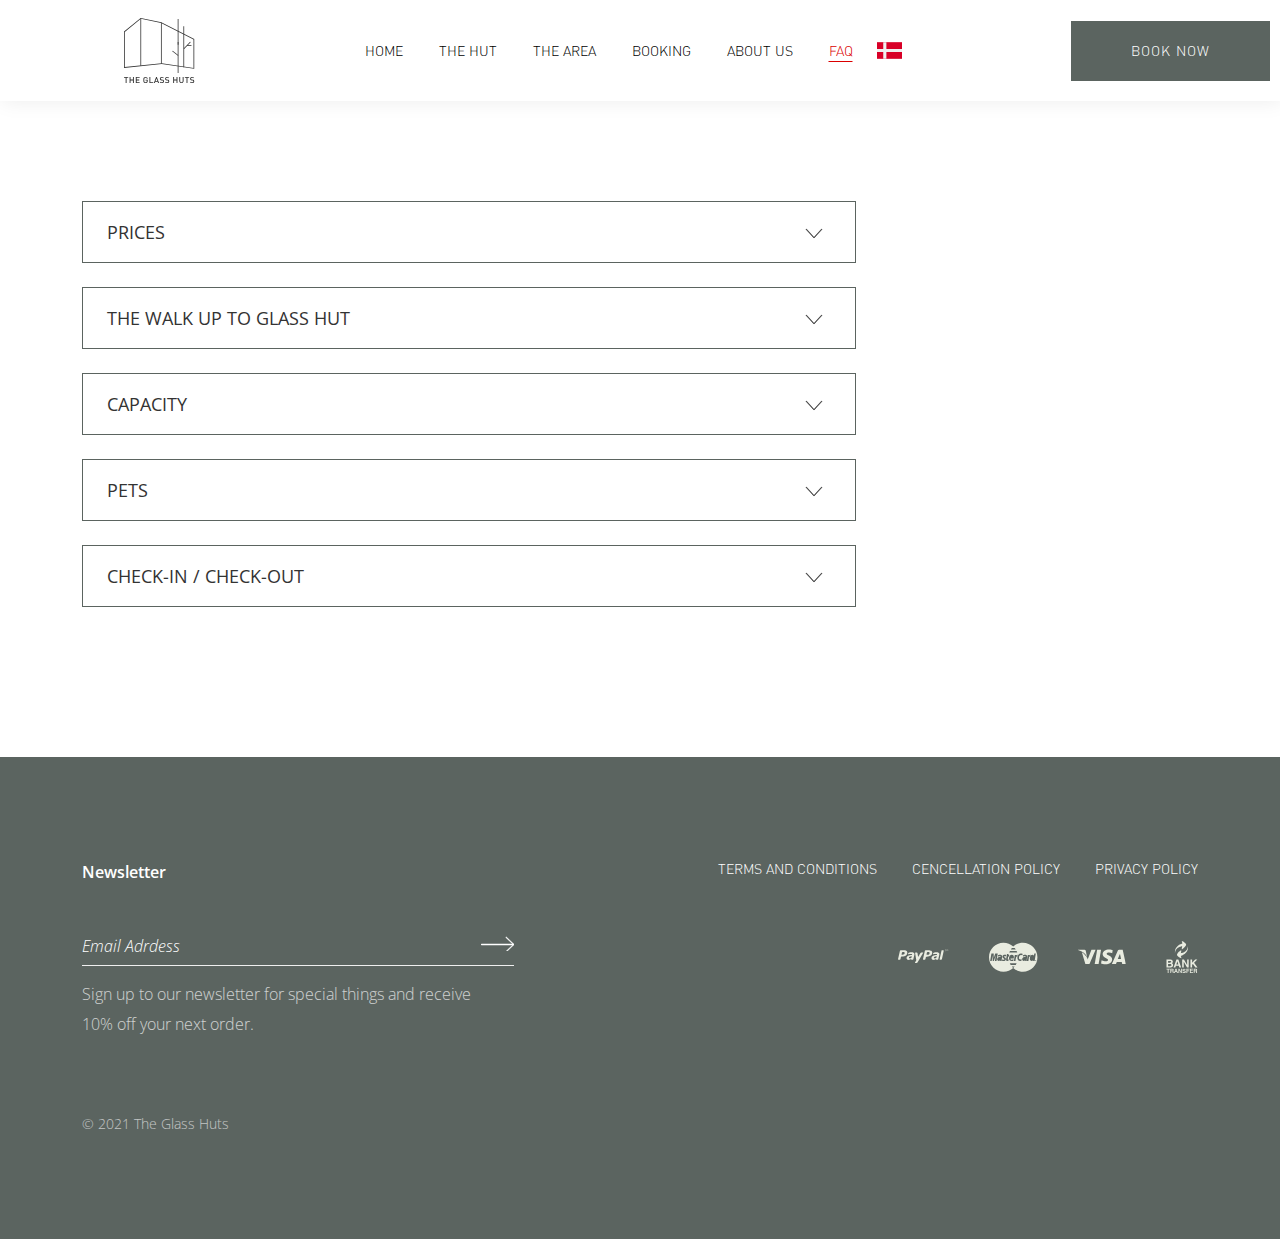
<file: glass/faq.html>
<!DOCTYPE html>
<html lang="en">
<head>
    <meta charset="UTF-8">
    <meta http-equiv="X-UA-Compatible" content="IE=edge">
    <meta name="viewport" content="width=device-width, initial-scale=1.0">
    <title>The Glass Huts | Area</title>

    <link rel="stylesheet" href="./styles/reset.css">
    <!-- fonts start -->
    <link href="https://fonts.googleapis.com/css2?family=Handlee&family=Mulish&family=Open+Sans:ital,wght@0,300;0,400;0,700;1,300;1,400;1,600&display=swap" rel="stylesheet">
    <!-- fonts end -->
    <link rel="stylesheet" href="./styles/global.css">
    <link rel="stylesheet" href="./styles/styles.css">
    <link rel="stylesheet" href="./styles/responsive.css">

</head>
<body>
    <header class="header">
        <div class="container-bg">
            <div class="header__inner">
                <a href="/" class="logo__link">
                    <img src="./images/icon/logo.svg" alt="logo" class="logo__img">
                </a>

                <nav class="nav">
                    <ul class="menu">
                        <li class="menu__item">
                            <a href="index.html" class="menu__link ">
                                Home
                            </a>
                        </li>
                        <li class="menu__item">
                            <a href="hut.html" class="menu__link">
                                the hut
                            </a>
                        </li>
                        <li class="menu__item">
                            <a href="area.html" class="menu__link">
                                The area
                            </a>
                        </li>
                        <li class="menu__item">
                            <a href="#" class="menu__link">
                                booking
                            </a>
                        </li>
                        <li class="menu__item">
                            <a href="about-us.html" class="menu__link">
                                about us
                            </a>
                        </li>
                        <li class="menu__item">
                            <a href="#" class="menu__link menu__link_active">
                                faq
                            </a>
                        </li>
                    </ul>
                    <div class="dropdown">
                        <button style="background: url('./images/icon/denmark.svg');" onclick="myFunction()" class="dropbtn" ></button>
                        <ul id="myDropdown" class="dropdown-content">
                            <li>
                                <a href="#" class="lang__link germany"><img src="./images/icon/germany.svg" alt="germany" class="germany__img lang__img"></a>
                            </li>
                            <li>
                                <a href="#" class="lang__link english"><img src="./images/icon/united-kingdom.svg" alt="united-kingdom" class="united-kingdom__img lang__img"></a>
                            </li>
                            <li>
                                <a href="#" class="lang__link dutch"><img src="./images/icon/denmark.svg" alt="denmark" class="denmark__img lang__img"></a>
                            </li>
                        </ul>
                    </div>
                </nav>

                <a href="#" class="order__link button">
                    Book Now
                </a>

                <div class="hamburger">
                    <span class="line"></span>
                    <span class="line"></span>
                    <span class="line"></span>
                </div>

                <ul class="mobileMenu">
                    <li class="menu__item">
                        <a href="index.html" class="menu__link ">
                            Home
                        </a>
                    </li>
                    <li class="menu__item">
                        <a href="hut.html" class="menu__link">
                            the hut
                        </a>
                    </li>
                    <li class="menu__item">
                        <a href="area.html" class="menu__link">
                            The area
                        </a>
                    </li>
                    <li class="menu__item">
                        <a href="#" class="menu__link">
                            booking
                        </a>
                    </li>
                    <li class="menu__item">
                        <a href="about-us.html" class="menu__link">
                            about us
                        </a>
                    </li>
                    <li class="menu__item">
                        <a href="#" class="menu__link menu__link_active">
                            faq
                        </a>
                    </li>
                    <li class="menu__item">
                        <a href="#" class="order__link button">
                            Book Now
                        </a>
                    </li>
                </ul>

            </div>
        </div>
    </header>

    <main class="main">
        <div class="accordion">
            <div class="container">
                <div class="accordion-item">
                    <div class="accordion-item__trigger">
                        PRICES
                    </div>
                       
                    <div class="accordion-item__content">
                        <h3 class="accordion-item__title">CANCELLATION POLICY</h3>
                        <p class="accordion-item__text">Cancellation four weeks prior = 100% refund </p>
                        <p class="accordion-item__text">Cancellation two weeks prior = 50% refund  </p>
                        <p class="accordion-item__text">Cancellation later than two weeks = full payment </p>
                    </div>
                </div>
                <div class="accordion-item">
                    <div class="accordion-item__trigger">
                        THE WALK UP TO GLASS HUT
                    </div>
                    <div class="accordion-item__content">
                        <h3 class="accordion-item__title">CANCELLATION POLICY</h3>
                        <p class="accordion-item__text">Cancellation four weeks prior = 100% refund </p>
                        <p class="accordion-item__text">Cancellation two weeks prior = 50% refund  </p>
                        <p class="accordion-item__text">Cancellation later than two weeks = full payment </p>
                    </div>
                </div>
                <div class="accordion-item">
                    <div class="accordion-item__trigger">
                        CAPACITY
                    </div>
                    <div class="accordion-item__content">
                        <h3 class="accordion-item__title">CANCELLATION POLICY</h3>
                        <p class="accordion-item__text">Cancellation four weeks prior = 100% refund </p>
                        <p class="accordion-item__text">Cancellation two weeks prior = 50% refund  </p>
                        <p class="accordion-item__text">Cancellation later than two weeks = full payment </p>
                    </div>
                </div>
                <div class="accordion-item">
                    <div class="accordion-item__trigger">
                        PETS
                    </div>
                    <div class="accordion-item__content">
                        <h3 class="accordion-item__title">CANCELLATION POLICY</h3>
                        <p class="accordion-item__text">Cancellation four weeks prior = 100% refund </p>
                        <p class="accordion-item__text">Cancellation two weeks prior = 50% refund  </p>
                        <p class="accordion-item__text">Cancellation later than two weeks = full payment </p>
                    </div>
                </div>
                <div class="accordion-item">
                    <div class="accordion-item__trigger">
                        CHECK-IN / CHECK-OUT
                    </div>
                    <div class="accordion-item__content">
                        <h3 class="accordion-item__title">CANCELLATION POLICY</h3>
                        <p class="accordion-item__text">Cancellation four weeks prior = 100% refund </p>
                        <p class="accordion-item__text">Cancellation two weeks prior = 50% refund  </p>
                        <p class="accordion-item__text">Cancellation later than two weeks = full payment </p>
                    </div>
                </div>
            </div>
        </div>
    </main>


    <footer class="footer">
        <div class="container">
            <div class="footer__inner">
                <div class="footer-left">
                    <p class="footer__title">Newsletter</p>
                    <form action="#" class="letter">
                        <input class="letter__inp" type="email" placeholder="Email Adrdess">
                    </form>
                    <p class="footer__text">
                        Sign up to our newsletter for special things and receive 10% off your next order.
                    </p>
                    <p class="copyright">© 2021 The Glass Huts</p>
                </div>
                <div class="footer-right">
                    <ul class="policies">
                        <li class="policy__item">
                            <a href="#" class="policy__link">TERMS AND CONDITIONS</a>
                        </li>
                        <li class="policy__item">
                            <a href="#" class="policy__link">CENCELLATION POLICY</a>
                        </li>
                        <li class="policy__item">
                            <a href="#" class="policy__link">PRIVACY POLICY</a>
                        </li>
                    </ul>
                    <div class="cards">
                        <img src="./images/icon/paypal.svg" alt="paypal" class="card__img">
                        <img src="./images/icon/mastercard.svg" alt="mastercard" class="card__img">
                        <img src="./images/icon/visa.svg" alt="visa" class="card__img">
                        <img src="./images/icon/bank.svg" alt="bank" class="card__img">
                    </div>
                </div>
            </div>
        </div>
    </footer>


    <script src="https://code.jquery.com/jquery-3.6.0.min.js"></script>
    <script src="./js/slick.min.js"></script>
    <script src="./js/app.js"></script>
</body>
</html>
</file>
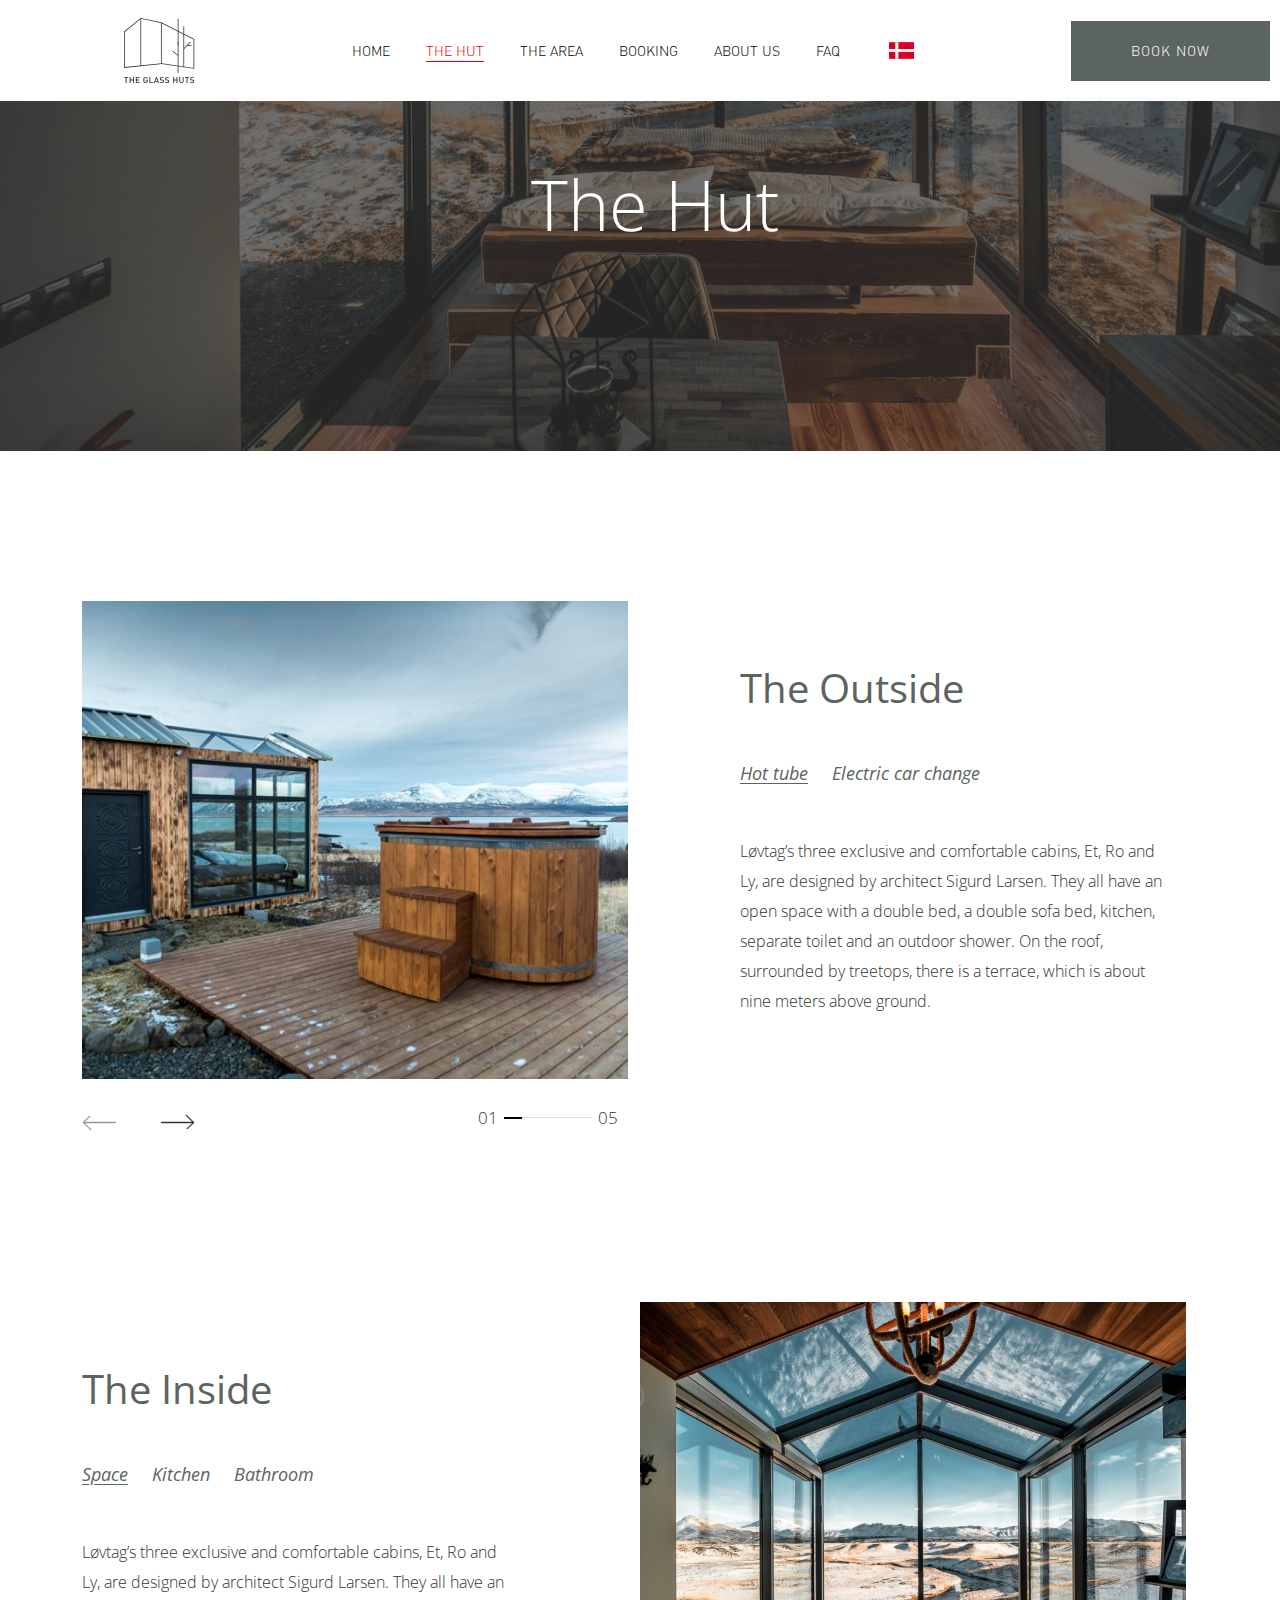
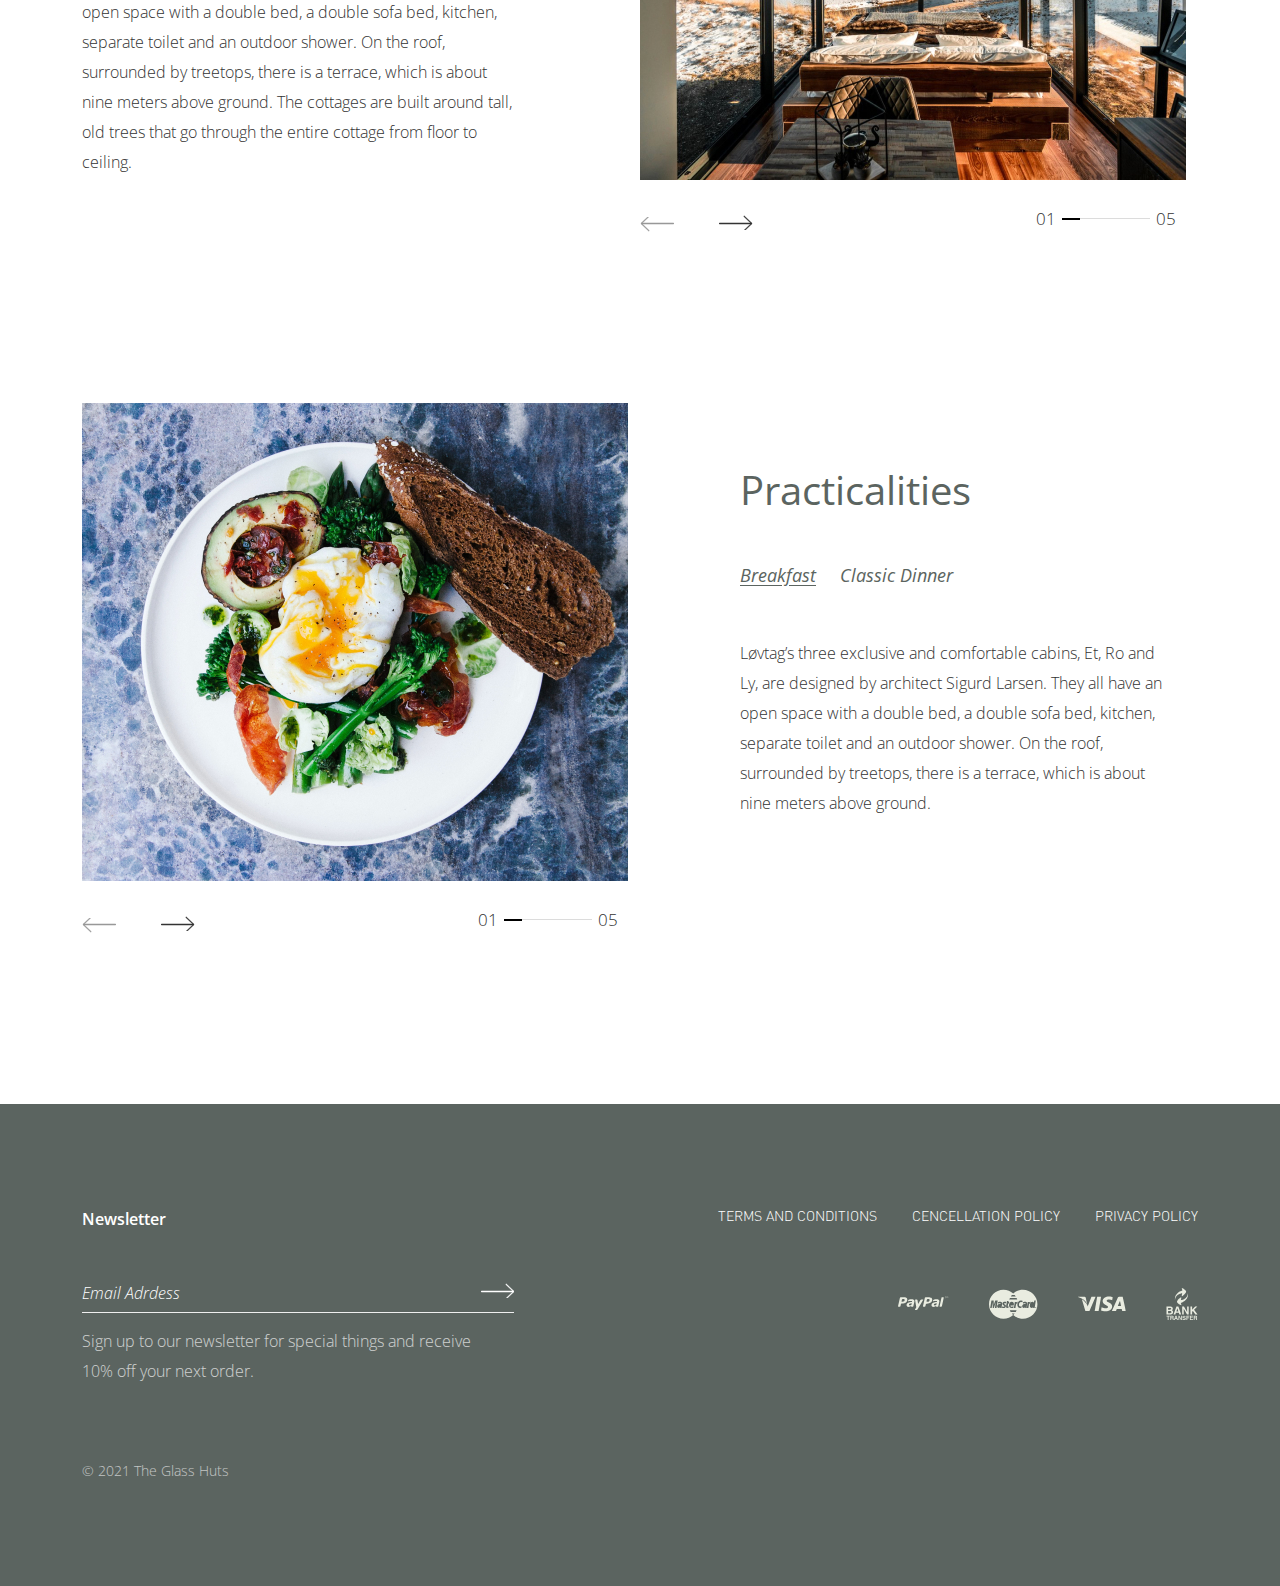
<file: glass/hut.html>
<!DOCTYPE html>
<html lang="en">
<head>
    <meta charset="UTF-8">
    <meta http-equiv="X-UA-Compatible" content="IE=edge">
    <meta name="viewport" content="width=device-width, initial-scale=1.0">
    <title>The Glass Huts | Hut</title>

    <link rel="stylesheet" href="./styles/reset.css">
    <!-- fonts start -->
    <link href="https://fonts.googleapis.com/css2?family=Handlee&family=Mulish&family=Open+Sans:ital,wght@0,300;0,400;0,700;1,300;1,400;1,600&display=swap" rel="stylesheet">
    <!-- fonts end -->
    <link rel="stylesheet" href="./styles/global.css">
    <link rel="stylesheet" href="./styles/styles.css">
    <link rel="stylesheet" href="./styles/responsive.css">
</head>
<body>
    <header class="header">
        <div class="container-bg">
            <div class="header__inner">
                <a href="/" class="logo__link">
                    <img src="./images/icon/logo.svg" alt="logo" class="logo__img">
                </a>

                <nav class="nav">
                    <ul class="menu">
                        <li class="menu__item">
                            <a href="index.html" class="menu__link ">
                                Home
                            </a>
                        </li>
                        <li class="menu__item">
                            <a href="#" class="menu__link menu__link_active">
                                the hut
                            </a>
                        </li>
                        <li class="menu__item">
                            <a href="area.html" class="menu__link">
                                The area
                            </a>
                        </li>
                        <li class="menu__item">
                            <a href="#" class="menu__link">
                                booking
                            </a>
                        </li>
                        <li class="menu__item">
                            <a href="about-us.html" class="menu__link">
                                about us
                            </a>
                        </li>
                        <li class="menu__item">
                            <a href="faq.html" class="menu__link">
                                faq
                            </a>
                        </li>
                    <div class="dropdown">
                        <button style="background: url('./images/icon/denmark.svg');" onclick="myFunction()" class="dropbtn" ></button>
                        <ul id="myDropdown" class="dropdown-content">
                            <li>
                                <a href="#" class="lang__link germany"><img src="./images/icon/germany.svg" alt="germany" class="germany__img lang__img"></a>
                            </li>
                            <li>
                                <a href="#" class="lang__link english"><img src="./images/icon/united-kingdom.svg" alt="united-kingdom" class="united-kingdom__img lang__img"></a>
                            </li>
                            <li>
                                <a href="#" class="lang__link dutch"><img src="./images/icon/denmark.svg" alt="denmark" class="denmark__img lang__img"></a>
                            </li>
                        </ul>
                    </div>
                </nav>

                <a href="#" class="order__link button">
                    Book Now
                </a>

                <div class="hamburger">
                    <span class="line"></span>
                    <span class="line"></span>
                    <span class="line"></span>
                </div>

                <ul class="mobileMenu">
                    <li class="menu__item">
                        <a href="index.html" class="menu__link ">
                            Home
                        </a>
                    </li>
                    <li class="menu__item"> 
                        <a href="" class="menu__link menu__link_active">
                            the hut
                        </a>
                    </li>
                    <li class="menu__item">
                        <a href="area.html" class="menu__link ">
                            The area
                        </a>
                    </li>
                    <li class="menu__item">
                        <a href="#" class="menu__link">
                            booking
                        </a>
                    </li>
                    <li class="menu__item">
                        <a href="about-us.html" class="menu__link">
                            about us
                        </a>
                    </li>
                    <li class="menu__item">
                        <a href="faq.html" class="menu__link">
                            faq
                        </a>
                    </li>
                    <li class="menu__item">
                        <a href="#" class="order__link button">
                            Book Now
                        </a>
                    </li>
                </ul>

            </div>
        </div>
    </header>
    
    <main class="main">
        <section class="hut__intro">
            <div class="intro__title">
                <h1 class="title">The Hut</h1>
            </div>
            <div class="slider__container">
                <div class="hut-slider">
                    <div class="hut-slider__item ">
                        <img src="./images/hut-bg-01.jpg" alt="background" class="hut-slider__img">
                        <div class="slider__overlay "></div>
                    </div>
                    <div class="hut-slider__item ">
                        <img src="./images/hut-bg-02.jpg" alt="background" class="hut-slider__img">
                        <div class="slider__overlay"></div>
                    </div>
                    <div class="hut-slider__item ">
                        <img src="./images/hut-bg-03.jpg" alt="background" class="hut-slider__img">
                        <div class="slider__overlay"></div>
                    </div>
                </div>
            </div>
        </section>

        <section class="hut-items">
            <div class="container">
                
                <div class="hut__item section-item">
                    <div class="hut__item-slider section__item-slider1">
                        <div class="section-slider section-slider1">
                            <div class="section-slider__item">
                                <img src="./images/outside-01.jpg" alt="outside">
                            </div>
                            <div class="section-slider__item">
                                <img src="./images/inside-01.jpg" alt="inside">
                            </div>
                            <div class="section-slider__item">
                                <img src="./images/Practicalities-01.jpg" alt="Practicalities">
                            </div>
                            <div class="section-slider__item">
                                <img src="./images/outside-01.jpg" alt="outside">
                            </div>
                            <div class="section-slider__item">
                                <img src="./images/inside-01.jpg" alt="inside">
                            </div>
                        </div>
                        <div class="slider__progressive-bar">
                            <p class="counter__text">
                                0<span class="counter ">1</span>
                            </p>
                           
                            <div class="progressive-bar">
                                <div class="bar">

                                </div>
                            </div>
                            <p class="counter__text">
                                05
                            </p>
                        </div>
                    </div>
                    <div class="hut__item-tab section-tab">
                        <h2 class="hut__item-title section-title">The Outside</h2>
                        <div class="hut__item-tab__inner ">
                            <nav class="tab-menu">
                                <div class="tab-menu__item tab1 tab1_active" id="menu1Tab1" onClick="JavaScript:selectTab(1);">Hot tube</div>
                                <div class="tab-menu__item tab1" id="menu1Tab2" onClick="JavaScript:selectTab(2);">Electric car change</div>
                            </nav>
                            <p class="tab__item-text" id="tab1Content1">
                                Løvtag’s three exclusive and comfortable cabins, Et, Ro and Ly, are designed by architect Sigurd Larsen. They all have an open space with a double bed, a double sofa bed, kitchen, separate toilet and an outdoor shower. On the roof, surrounded by treetops, there is a terrace, which is about nine meters above ground. 
                            </p>
                            <p class="tab__item-text" id="tab1Content2">
                                Lorem ipsum dolor sit amet consectetur adipisicing elit. At distinctio sapiente exercitationem consectetur velit eveniet ratione a eaque sed. Quibusdam placeat odit ab debitis vitae delectus! Eum soluta libero ex quos ipsum, ipsa quis sunt id quasi cum voluptates iste!   
                            </p>
                        </div>
                    </div> 
                </div>


                 
                <div class="hut__item section-item">
                    <div class="hut__item-slider section__item-slider2">
                        <div class="section-slider section-slider2">
                            <div class="section-slider__item">
                                <img src="./images/inside-01.jpg" alt="inside">
                            </div>
                            <div class="section-slider__item">
                                <img src="./images/outside-01.jpg" alt="outside">
                            </div>
                            <div class="section-slider__item">
                                <img src="./images/Practicalities-01.jpg" alt="Practicalities">
                            </div>
                            <div class="section-slider__item">
                                <img src="./images/outside-01.jpg" alt="outside">
                            </div>
                            <div class="section-slider__item">
                                <img src="./images/inside-01.jpg" alt="inside">
                            </div>
                        </div>
                        <div class="slider__progressive-bar">
                            <p class="counter__text">
                                0<span class="counter ">1</span>
                            </p>
                           
                            <div class="progressive-bar">
                                <div class="bar">

                                </div>
                            </div>
                            <p class="counter__text">
                                05
                            </p>
                        </div>
                    </div>
                     <div class="hut__item-tab section-tab">
                        <h2 class="hut__item-title section-title">The Inside</h2>
                        <div class="hut__item-tab__inner ">
                            <nav class="tab-menu">
                                <div class="tab-menu__item tab2  tab2_active" id="menu1Tab1" onClick="JavaScript:selectTab2(1);">Space</div>
                                <div class="tab-menu__item tab2" id="menu1Tab1" onClick="JavaScript:selectTab2(2);">Kitchen</div>
                                <div class="tab-menu__item tab2" id="menu1Tab1" onClick="JavaScript:selectTab2(3);">Bathroom</div>
                            </nav>
                            <p class="tab__item-text" id="tab2Content1">
                                Løvtag’s three exclusive and comfortable cabins, Et, Ro and Ly, are designed by architect Sigurd Larsen. They all have an open space with a double bed, a double sofa bed, kitchen, separate toilet and an outdoor shower. On the roof, surrounded by treetops, there is a terrace, which is about nine meters above ground. The cottages are built around tall, old trees that go through the entire cottage from floor to ceiling.
                            </p>
                            <p class="tab__item-text" id="tab2Content2">
                                Lorem ipsum dolor sit amet consectetur adipisicing elit. At distinctio sapiente exercitationem consectetur velit eveniet ratione a eaque sed. Quibusdam placeat odit ab debitis vitae delectus! Eum soluta libero ex quos ipsum, ipsa quis sunt id quasi cum voluptates iste!   
                            </p>
                            <p class="tab__item-text" id="tab2Content3">
                                Lorem ipsum dolor sit amet consectetur adipisicing elit. At distinctio sapiente exercitationem consectetur velit eveniet ratione a eaque sed. Quibusdam placeat odit ab debitis vitae delectus! Eum soluta libero ex quos ipsum, ipsa quis sunt id quasi cum voluptates iste!   
                                Lorem ipsum dolor sit amet consectetur adipisicing elit. At distinctio sapiente exercitationem consectetur velit eveniet ratione a eaque sed. Quibusdam placeat odit ab debitis vitae delectus!   
                            </p>
                        </div>
                    </div> 
                </div>



                <div class="hut__item section-item">
                    <div class="hut__item-slider section__item-slider3">
                        <div class="section-slider section-slider3">
                            <div class="section-slider__item">
                                <img src="./images/Practicalities-01.jpg" alt="Practicalities">
                            </div>
                            <div class="section-slider__item">
                                <img src="./images/outside-01.jpg" alt="outside">
                            </div>
                            <div class="section-slider__item">
                                <img src="./images/inside-01.jpg" alt="inside">
                            </div>
                            <div class="section-slider__item">
                                <img src="./images/outside-01.jpg" alt="outside">
                            </div>
                            <div class="section-slider__item">
                                <img src="./images/inside-01.jpg" alt="inside">
                            </div>
                        </div>
                        <div class="slider__progressive-bar">
                            <p class="counter__text">
                                0<span class="counter ">1</span>
                            </p>
                           
                            <div class="progressive-bar">
                                <div class="bar">

                                </div>
                            </div>
                            <p class="counter__text">
                                05
                            </p>
                        </div>
                    </div>
                    <div class="hut__item-tab section-tab">
                        <h2 class="hut__item-title section-title">Practicalities</h2>
                        <div class="hut__item-tab__inner tab4">
                            <nav class="tab-menu">
                                <div class="tab-menu__item tab3 tab3_active" id="menu3Tab1" onClick="JavaScript:selectTab3(1);">Breakfast</div>
                                <div class="tab-menu__item tab3" id="menu3Tab2" onClick="JavaScript:selectTab3(2);">Classic Dinner</div>
                            </nav>
                            <p class="tab__item-text" id="tab3Content1">
                                Løvtag’s three exclusive and comfortable cabins, Et, Ro and Ly, are designed by architect Sigurd Larsen. They all have an open space with a double bed, a double sofa bed, kitchen, separate toilet and an outdoor shower. On the roof, surrounded by treetops, there is a terrace, which is about nine meters above ground. 
                            </p>
                            <p class="tab__item-text" id="tab3Content2">
                                Lorem ipsum dolor sit amet consectetur adipisicing elit. At distinctio sapiente exercitationem consectetur velit eveniet ratione a eaque sed. Quibusdam placeat odit ab debitis vitae delectus! Eum soluta libero ex quos ipsum, ipsa quis sunt id quasi cum voluptates iste!   
                            </p>
                        </div>
                    </div>
                </div> 



            </div>
        </section>  
    </main>


    <footer class="footer">
        <div class="container">
            <div class="footer__inner">
                <div class="footer-left">
                    <p class="footer__title">Newsletter</p>
                    <form action="#" class="letter">
                        <input class="letter__inp" type="email" placeholder="Email Adrdess">
                    </form>
                    <p class="footer__text">
                        Sign up to our newsletter for special things and receive 10% off your next order.
                    </p>
                    <p class="copyright">© 2021 The Glass Huts</p>
                </div>
                <div class="footer-right">
                    <ul class="policies">
                        <li class="policy__item">
                            <a href="#" class="policy__link">TERMS AND CONDITIONS</a>
                        </li>
                        <li class="policy__item">
                            <a href="#" class="policy__link">CENCELLATION POLICY</a>
                        </li>
                        <li class="policy__item">
                            <a href="#" class="policy__link">PRIVACY POLICY</a>
                        </li>
                    </ul>
                    <div class="cards">
                        <img src="./images/icon/paypal.svg" alt="paypal" class="card__img">
                        <img src="./images/icon/mastercard.svg" alt="mastercard" class="card__img">
                        <img src="./images/icon/visa.svg" alt="visa" class="card__img">
                        <img src="./images/icon/bank.svg" alt="bank" class="card__img">
                    </div>
                </div>
            </div>
        </div>
    </footer>

    <script src="https://code.jquery.com/jquery-3.6.0.min.js"></script>
    <script src="./js/slick.min.js"></script>
    <script src="./js/app.js"></script>
</body>
</html>
</file>
<file: glass/styles/global.css>
/* font-family: 'Open Sans', sans-serif; */
/* font-family: 'Handlee', cursive; */
/* font-family: 'Mulish', sans-serif; */

.container
{
    padding: 0 10px;
    max-width: 1136px;
    margin: 0 auto;
}

.container-bg
{
    padding: 0 10px 0 124px;
    max-width: 1364px;
    margin: 0 auto;
}

.button
{
    font-family: 'DIN';
    text-decoration: none;
    background: #5B6460;
    font-weight: 300;
    font-size: 14px;
    line-height: 28px;
    letter-spacing: 1px;
    text-transform: uppercase;
    color: #FFFFFF;
    transition: 0.3s;
}

.button:hover
{
    background: #808E88;
}

.intro__btn
{
    display: block;
    text-decoration: none;
    width: 180px;
    text-align: center;
    padding: 14px 0;
    border: 0.7px solid #FFFFFF;
    font-family: 'DIN';
    font-weight: 300;
    font-size: 14px;
    line-height: 28px;
    letter-spacing: 1px;
    text-transform: uppercase;
    color: #FFFFFF;
    opacity: 0.7;
    position: relative;
    transition: all .35s;
}

.intro__btn::after
{
    position: absolute;
    content: "";
    top: 0;
    left: 0;
    width: 0;
    height: 100%;
    background: #fff;
    transition: all .35s;
}

.intro__btn span
{
    position: relative;
    z-index: 2;
}

.intro__btn:hover
{
    color: #333333;
    opacity: 0.8;
    box-shadow: 0px 22px 70px 4px gray;
}

.intro__btn:hover:after{
    width: 100%;
  }

.title
{
    font-weight: 300;
    font-size: 70px;
    line-height: 72px;
    color: #FFFFFF;
    font-family: 'Open Sans', sans-serif;
}

.intro__title
{
    text-align: center;
    width: 387px;
    position: absolute;
    left: calc(50% - 179px);
    top: 67px;
    z-index: 5;
}

.section-title
{
    font-family: 'Open Sans', sans-serif;
    font-size: 40px;
    line-height: 40px;
    color: #5B6460;
    margin-bottom: 50px;
}

.section-text
{
    font-family: 'Open Sans', sans-serif;
    font-style: normal;
    font-weight: 300;
    font-size: 16px;
    line-height: 30px;
}

.social
{
    width: 236px;
    display: flex;
    justify-content: space-between;
    align-items: center;
}

.social__item
{
    width: 50px;
    height: 50px;
    background: #5B6460;
    border-radius: 50%;
    display: flex;
    justify-content: center;
    align-items: center;
    transition: 0.5s;
}

.instagram:hover
{
    background-color: rgb(190, 69, 90);
}

.facebook:hover
{
    background-color: rgb(68, 68, 189);
}

.twitter:hover
{
    background-color: aqua;
}

/* slider && tabs start */

.slider__overlay
{
    position: absolute;
    height: 100%;
    width: 100%;
    top: 0;
    left: 0;
    background: #333333;
    opacity: 0.7;
    z-index: 2;
}


.section-item
{
    display: grid;
    grid-template-columns: repeat(2,1fr);
    margin-bottom: 223px;
}






.tab-menu
{
    display: flex;
    margin-bottom: 48px;
}

.tab-menu__item
{
    font-family: 'Open Sans', sans-serif;
    font-style: italic;
    font-size: 18px;
    line-height: 30px;
    color: #5B6460;
    margin-right: 24px;
    cursor: pointer;
    transition: 0.4s;
}

.tab-menu__item:hover
{
    color: #111312;
    text-decoration: underline;
    text-underline-offset: 3px;
}


.section-tab
{
    padding-top: 67px;
    padding-left: 100px;
}


.tab-menu__item:last-child
{
    margin-right: 0;
}

.tab__item-text
{
    font-family: 'Open Sans', sans-serif;
    max-width: 430px;
    font-family: Open Sans;
    font-weight: 300;
    font-size: 16px;
    line-height: 30px;
    color: #333333;
    max-height: 243px;
    overflow-y: auto;
}

#tab1Content1,#tab2Content1,#tab3Content1,#tab4Content1
{
    display: block;
}

#tab1Content2,#tab2Content2,#tab2Content3,#tab3Content2,#tab4Content2
{
    display: none;
}

.tab1_active,.tab2_active,.tab3_active,.tab4_active
{
    text-decoration: underline;
    text-underline-offset: 3px;
}

.section-slider
{
    position: relative;
}



.section-slider .slick-arrow.slick-disabled{
    opacity: 0.5;
    cursor: auto;
}
.section-slider .slick-arrow
{
    position: absolute;
    bottom: -52px;
    z-index: 10;
    font-size: 0;
    border: none;
    width: 35px;
    height: 15px;
}
 
.section-slider .slick-arrow.slick-prev
{
    left: 0;
    background: url('../images/icon/black-arrow.svg') 0 0/ 100% no-repeat;
    transform: rotate(-180deg);
   
}
 
.section-slider .slick-arrow.slick-next
{
    bottom: -50px;
    left: 78px;
    background: url('../images/icon/black-arrow.svg') 0 0/ 100% no-repeat;
}




.hut__item-slider
{
    position: relative;
}

.slider__progressive-bar
{
    display: flex;
    align-items: center;
}

.progressive-bar
{
    width: 88px;
    height: 1.5px;
    background: #DCDCDC;
    opacity: 1;
    margin: 0 6px;
}

.bar
{
    height: 2px;
    width: 20%;
    background: black;
}

.counter__text,.counter__text p
{
    font-family: 'Open Sans', sans-serif;
    font-style: normal;
    font-weight: 300;
    font-size: 17px;
    line-height: 23px;
    color: #333333;
}

.slider__progressive-bar
{
    position: absolute;
    right: 10px;
    bottom: -50px;
}



/* slider && tabs end */
</file>
<file: glass/styles/styles.css>
/* font-family: 'Open Sans', sans-serif; */
/* font-family: 'Handlee', cursive; */
/* font-family: 'Mulish', sans-serif; */


/** Generated by FG **/
@font-face {
	font-family: 'DIN';
	src: url('../fonts/DIN-Light.eot');
	src: local('☺'), url('../fonts/DIN-Light.woff') format('woff'), url('../fonts/DIN-Light.ttf') format('truetype'), url('../fonts/DIN-Light.svg') format('svg');
	font-weight: 300;
	font-style: normal;
}


/** Generated by FG **/
@font-face {
    font-family: 'DIN';
	src: url('../fonts/DIN-Medium.eot');
	src: local('☺'), url('../fonts/DIN-Medium.woff') format('woff'), url('../fonts/DIN-Medium.ttf') format('truetype'), url('../fonts/DIN-Medium.svg') format('svg');
	font-weight: 500;
	font-style: normal;
}


*,*::before,*::after
{
    box-sizing: border-box;
}

.header
{
    font-family: 'DIN';
    padding: 18px 0 17px;
    box-shadow: 2px 0px 20px rgba(0, 0, 0, 0.08);
}

.header__inner
{
    display: flex;
    justify-content: space-between;
    align-items: center;
}

.nav
{
    display: flex;
}

.menu
{
    display: flex;
    align-items: center;
}

.menu__item
{
    margin-right: 36px;
}

.menu__item:nth-child(6)
{
    margin-right: 25px;
}

.menu__item:last-child
{
    margin-right: 0;
}

.menu__link
{
    text-decoration: none;
    font-weight: 300;
    font-size: 14px;
    line-height: 24px;
    text-transform: uppercase;
    color: #000000;
    transition: all 0.4s;
}

.menu__link:hover
{
    color: #db0000;
    text-decoration: underline;
    text-underline-offset: 5px;
}

.menu__link_active
{
    color: #db0000;
    text-decoration: underline;
    text-underline-offset: 5px;
}

.lang__link
{
    display: block;
}

.lang__img
{
    display: block;
}

.dropdown 
{
    position: relative;
    display: inline-block;
}




.dropdown
{
    margin-left: 24px;
}


.dropdown-content 
{
    /* display: none; */
    opacity: 0;
    visibility: hidden;
    position: absolute;
    background-color: transparent ;
    width: 25px;
    z-index: 1;
    transition: 0.5s;
}


.show 
{
    /* display:block; */
    opacity: 1;
    visibility: visible;
} 


.dropbtn
{
    width: 25px;
    height: 25px;
    border: none;
}



.order__link
{
    padding: 16px 60px;
} 



/* hero styles start */




.slider
{
    position: relative;
}

.slider__container
{
    position: relative;
    max-width: 1408px;
    margin: 0 auto;
}

.slider__item
{
    position: relative;
    min-height: 75vh;
    text-align: right;
}

.slider__img
{
    position: absolute;
    z-index: -1;
}

.slick-list
{
    overflow: hidden;
}

.slick-track
{
    display: flex;
}

.slider .slick-arrow
{
    position: absolute;
    bottom: 12%;
    z-index: 10;
    font-size: 0;
    border: none;
    width: 35px;
    height: 15px;
}

.slider .slick-arrow.slick-prev
{
    left: 45%;
    background: url('../images/icon/right-arrow.svg') 0 0/ 100% no-repeat;
    transform: rotate(-180deg);
   
}

.slider .slick-arrow.slick-next
{
    right: 45%;
    background: url('../images/icon/right-arrow.svg') 0 0/ 100% no-repeat;
}

.slider__info
{
    margin-right: 58px;
}

.slider__title
{
    padding: 95px 0 0 10px;
    margin-bottom: 34px;
}

.slider__text
{
    font-family: 'Mulish', sans-serif;
    max-width: 333px;
    font-size: 20px;
    line-height: 28px;
    text-align: center;
    color: #FFFFFF;
    margin-right: 84px;
    margin-left: auto;
}

.slider .slick-dots
{
    position: absolute;
    top: 95px;
    left: 41px;   
}


.slider .slick-dots button
{
    font-size: 0;
    border: none;
    background: #FFFFFF;
    height: 60px;
    width: 2px;
    padding: 0;
    mix-blend-mode: normal;
    opacity: 0.25;
}

.slider .slick-dots li.slick-active button
{
    opacity: 1;
    width: 3px;
}

.hero__book
{
    position: absolute;
    display: flex;
    align-items: center;
    left: 146px;
    bottom: -36px;
}

.hero__book-btn
{
    border: none;
    background: #5B6460;
    padding: 36px 82px;
    font-family: DIN;
    font-weight: 300;
    font-size: 18px;
    line-height: 28px;
    letter-spacing: 1px;
    text-transform: uppercase;
    color: #FFFFFF;
    transition: 0.5s;
}

.hero__book-btn:hover
{
    background: #3e4240;
}

.hero__book-text
{
    display: inline-block;
    padding: 18px 31px 18px 29px;
    background: #E9ECE0;
    font-family: DIN;
    font-weight: 300;
    font-size: 12px;
    line-height: 18px;
    color: #333333;

}

.hero__price
{
    font-family: DIN;
    font-weight: 500;
    font-size: 20px;
    line-height: 28px;
    color: #333333;
}

.hero__book-text span
{
    display: block;
}


/* hero styles end */


/* cabins styles start */

.cabins__container
{
    padding-left: 147px;
    max-width: 1408px;
    margin: 0 auto;
}

.cabins
{
    padding: 150px 0;
}

.cabins__top
{
    margin-bottom: 150px;
}

.cabins__inner
{
    display: flex;
    justify-content: space-between;
    align-items: flex-end;
}

.cabins__text
{
    max-width: 465px;
    margin-bottom: 30px;
}

.cabins__link
{
    font-family: 'Open Sans', sans-serif;
    font-weight: 600;
    font-size: 16px;
    line-height: 30px;
    color: #5B6460;
    text-underline-offset: 4px;
    transition: 0.5s all;
}

.cabins__link:hover
{
    text-decoration: none;
    color: #000000;
}

.cabins__bottom-container
{
    padding: 10px 0;
    margin: 0 auto;
    max-width: 1364px;
    display: grid;
    grid-template-columns: repeat(6,1fr);
    gap: 24px;
}

.cabins__video
{
    grid-column: span 2;
    overflow: hidden;
}

.cabins__video-pic
{
    width: 100%;
    transition: 0.3s;

}

.cabins__video-pic:hover
{
    transform: scale(1.1);
}

/* cabins styles end */


/* forest styles start */

.forest
{
    background: #E9ECE0;

}

.forest__inner
{
    display: grid;
    grid-template-columns: repeat(2,1fr);
}

.forest__info
{
    padding: 150px 130px 150px 110px;
}

.forest__text
{
    margin-bottom: 30px;
    color: #333333;
}

.forest__link
{
    font-style: italic;
    font-size: 16px;
    line-height: 30px;
    color: #5B6460;
    text-underline-offset: 4px;
    transition: 0.5s all;
}

.forest__link:hover
{
    text-decoration: none;
    color: #000000;
}

.forest__map
{
    position: relative;
    display: flex;
    justify-content: center;
    align-items: center;
    width: 100%;
}

.overlay{   
    position: absolute;   
    transition: 0.5s ease;   
    height: 100%;   
    width: 100%;   
    top: 0;   
    left: 0;   
    background: #3E443E;
    opacity: 0;
    z-index: 2;
}   


.forest__map:hover .overlay {   
    opacity: 0.4;   
    cursor: pointer;
}   


.forest__map::after
{
    content: '';
    position: absolute;
    background: url('../images/forest-bg.jpg') no-repeat 0 center;
    top: 0;
    left: 0;
    width: 100%;
    height: 650px;
}

.section__map-link
{
    display: block;
    position: relative;
    text-align: center;
    width: 71px;
    text-decoration: none;
    font-family: DIN;
    font-weight: 300;
    font-size: 12px;
    line-height: 16px;
    text-transform: uppercase;
    color: #333333;
    z-index: 99;
    border-radius: 50%;
}

.forest__map:hover  .section__map-link::after
{
    animation: pulse-animation 1600ms linear infinite;
}

.area-map:hover  .section__map-link::after
{
    animation: pulse-animation 1600ms linear infinite;
}

.section__map-link::after
{
    content: '';
    position: absolute;
    width: 96px;
    height: 96px;
    background: #FFFFFF;
    top: -32px;
    left: -13px;
    z-index: -1;
    border-radius: 50%;
}



@keyframes pulse-animation {
    0% {
      box-shadow: 0 0 0 30px rgba(255, 255, 255, 0.5);
    }
    40% {
        box-shadow: 0 0 0 35px rgba(255, 255, 255, 0.15);
    }
    60% {
        box-shadow: 0 0 0 40px rgba(255, 255, 255, 0.25);
    }
    80% {
        box-shadow: 0 0 0 45px rgba(255, 255, 255, 0.15);
    }
    100% {
      box-shadow: 0 0 0 55px rgba(255, 255, 255, 0.2);
    }
  }

/* forest styles end */


/* facilities styles start  */

.facilities
{
    background: #5B6460;
    padding: 150px 0 126px;
}

.facilities-container
{
    padding: 10px 0;
    max-width: 850px;
    margin: 0 auto;
}

.facilities__title
{
    font-family: 'Open Sans', sans-serif;
    margin-bottom: 100px;
    text-align: center;
    font-weight: 300;
    font-size: 40px;
    line-height: 40px;
    color: #FFFFFF;
}

.facilities__inner
{
    display: grid;
    grid-template-columns: repeat(12,1fr);
    row-gap: 70px;
}

.facilities__item
{
    grid-column: span 3;
    text-align: center;
}

.facilities__img
{
    margin-bottom: 20px;
}

.facilities__name
{
    font-family: 'Open Sans', sans-serif;
    font-size: 18px;
    line-height: 28px;
    color: #FFFFFF;
    max-width: 144px;
    margin: 0 auto;
}

/* facilities styles end  */

/* about-more styles start */

.about-more
{
    position: relative;
}

.about-more__inner
{
    display: grid;
    grid-template-columns: repeat(2,1fr);
}

.about-more__pic
{
    width: 100%;
    height: 559px;
    object-fit: cover;
}

.about-more__link
{
    text-decoration: none;
    position: absolute;
    background-color: #FFFFFF;
    border-radius: 100px;
    padding: 67px 28px;
    font-family: DIN;
    font-weight: 300;
    font-size: 16px;
    line-height: 22px;
    text-align: center;
    color: #333333;
    top: calc(50% - 78px);
    left: calc(50% - 78px);
    transition: all 0.6s;
}

.about-more__link:hover
{
    text-decoration: underline;
    background: #5B6460;
    text-underline-offset: 4px;
    color: #FFFFFF;
}

/* about-more styles end */


/* contact styles start */

.contact
{
    padding: 150px;
    background: #E5E5E5;
}

.contact__inner
{
    display: flex;
    justify-content: space-between;
    align-items: flex-end;
}

.contact__text
{
    display: block;
    font-family: 'Open Sans', sans-serif; 
    text-decoration: none;
    font-weight: 300;
    font-size: 16px;
    line-height: 30px;
    color: #000000;

}

.address
{
    margin-bottom: 20px;
}

.contact__mail
{
    margin-bottom: 50px;
}

.contact__info
{
    padding-bottom: 17px;
}

.contact__book-pic
{
    display: block;
}


.contact__book-info
{
    display: flex;
    align-items: center;
    left: 146px;
    bottom: -36px;
}

.contact__book-btn
{
    border: none;
    background: #5B6460;
    padding: 36px 82px;
    font-family: DIN;
    font-weight: 300;
    font-size: 18px;
    line-height: 28px;
    letter-spacing: 1px;
    text-transform: uppercase;
    color: #FFFFFF;
    transition: 0.5s;
}

.contact__book-btn:hover
{
    background: #3e4240;

}

.contact__book-text
{
    display: inline-block;
    padding: 18px 35px 18px 29px;
    background: #E9ECE0;
    font-family: DIN;
    font-weight: 300;
    font-size: 12px;
    line-height: 18px;
    color: #333333;

}

.contact__price
{
    font-family: DIN;
    font-weight: 500;
    font-size: 20px;
    line-height: 28px;
    color: #333333;
}

.contact__book-text span
{
    display: block;
}


/* contact styles end */



/* footer styles start */

.footer
{
    background: #5B6460;
    padding: 100px 0;
}

.footer__inner
{
    display: grid;
    grid-template-columns: repeat(2,1fr);
}

.footer__title
{
    font-family: 'Open Sans', sans-serif;
    font-weight: 600;
    font-size: 16px;
    line-height: 30px;
    color: #FFFFFF;
    margin-bottom: 40px;
}

.letter
{
    width: 432px;
    position: relative;
}

.letter__inp
{
    font-family: 'Open Sans', sans-serif;
    background: transparent;
    border: none;
    outline: none;
    font-style: italic;
    font-weight: 300;
    font-size: 16px;
    line-height: 30px;
    color: #FFFFFF;
    padding: 4px 0;
    width: 100%;
    border-bottom: 1px solid #EFEFEF;
    margin-bottom: 13px;
    padding-right: 40px;
}



.letter::after
{
    display: block;
    content: '';
    position: absolute;
    background: url('../images/icon/right-arrow.svg') no-repeat;
    width: 34px;
    height: 15px;
    top: 9px;
    right: 0;
    z-index: 1;
}


.letter__inp::placeholder
{
    color: #FFFFFF;
}

.footer__text
{
    width: 418px;
    font-family: 'Open Sans', sans-serif;
    font-weight: 300;
    font-size: 16px;
    line-height: 30px;
    color: #FFFFFF;
    opacity: 0.7;
    margin-bottom: 70px;
}

.copyright
{
    font-family: 'Open Sans', sans-serif;
    font-weight: 300;
    font-size: 14px;
    line-height: 30px;
    color: #EFEFEF;
    opacity: 0.7;
}

.footer-right
{
    text-align: right;
}

.policies
{
    width: 480px;
    display: flex;
    justify-content: space-between;
    align-items: center;
    margin-left: auto;
    margin-bottom: 50px;
}

.policy__link
{
    text-decoration: none;
    font-family: DIN;
    font-weight: 300;
    font-size: 14px;
    line-height: 24px;
    text-transform: uppercase;
    color: #FFFFFF;
    transition: 0.5s;
}

.policy__link:hover
{
    opacity: 0.6;
}

.cards
{
    width: 300px;
    display: flex;
    justify-content: space-between;
    align-items: center;
    margin-left: auto;
}

/* footer styles end */


/* ************************************************************** */
/* ************************************************************** */
/* ************************************************************** */
/* ************************************************************** */


/* The hut page styles start */

/* hut__intro styles start */

.hut__intro
{
    position: relative;
}


.hut-slider__item
{
    position: relative;
}


/* hut__intro styles end */

/* hut-items styles start */


/* hut-items styles end */

.hut-items
{
    padding-top: 150px;
}

.hut__item:nth-child(even) .section-tab
{
    grid-row-start: 1;
    padding-left: 0;
}

.hut__item-slider
{
    max-width: 546px;
}

/* The hut page styles end */

/* area styles start */

.vesterborg-slider
{
    max-width: 546px;
}


.area__intro
{
    position: relative;
}

.area-slider__item 
{
    position: relative;
}


.area__overlay
{
    opacity: 0.5;
}

.area__link
{
    position: relative;
    display: block;
    width: 190px;
    margin: 0 auto;
    margin-bottom: 50px;
    margin-top: 15px;
    font-family: 'Open Sans', sans-serif;
    font-weight: 300;
    font-size: 18px;
    line-height: 24px;
    text-decoration-line: underline;
    color: #FFFFFF;
    padding-left: 17px;
}

.area__link::before
{
    content: '';
    position: absolute;
    background: url('../images/icon/location-mark.svg') no-repeat left;
    top: 5px;
    left: 0;
    width: 10px;
    height: 15px;
}

.area__item:nth-child(odd) .section-tab
{
    grid-row-start: 1;
    padding-left: 0;
}

.intro__title .intro__btn
{
    margin: 0 auto;
}



.area__item-slider
{
    position: relative;
    max-width: 546px;
}

/* area style end */

/* vesterborg styles start */

.vesterborg
{
    padding-top: 150px;
    margin-bottom: 150px;
}

.vesterborg__inner
{
    display: grid;
    grid-template-columns: repeat(2,1fr);
    margin-bottom: 220px;
}

.vesterborg-slider
{
    position: relative;
}

.vesterborg__info
{
    padding-top: 67px;
    padding-left: 110px;
}

.vesterborg__subtitle
{
    max-width: 393px;
    font-family: 'Open Sans', sans-serif; 
    font-style: italic;
    font-weight: normal;
    font-size: 24px;
    line-height: 36px;
    color: #5B6460;
    margin-bottom: 30px;
}

.vesterborg-map
{
    padding-left: 114px;
    padding-right: 51px;
    display: flex;
    justify-content: space-between;
    align-items: center;
}

.vestenborg-map__title
{
    font-family: 'Open Sans', sans-serif; 
    max-width: 424px;
    font-size: 40px;
    line-height: 56px;
    color: #5B6460;
    padding-bottom: 100px;
}


.activities__title
{
    margin-bottom: 100px;
}
/* vesterborg styles end */


/* map styles start */

.map__inner
{
    background: url('../images/map.jpg') no-repeat;
    height: 517px;
    display: flex;
    justify-content: center;
    align-items: center;
}

.map__inner:hover .overlay
{
    opacity: 0.4;
}


/* map styles end */


/* ************************************************************** */
/* ************************************************************** */
/* ************************************************************** */
/* ************************************************************** */


/* about styles start */

.about__intro
{
    position: relative;
}


.about__overlay
{
    opacity: 0.2;
}

.about-slider__item
{
    height: 350px;
}

.about__btns
{
    display: flex;
    justify-content: space-between;
    margin-top: 90px;
}

/* about styles end */


/* outside styles start */

.outside
{
    padding-top: 150px;
}

.outside__inner
{
    display: grid;
    grid-template-columns: repeat(2,1fr);
    margin-bottom: 150px;
}



.outside__info
{
    padding-top: 67px;
    margin-left: 120px;
    max-width: 430px;
}

.outside__title
{
    font-family: 'Open Sans', sans-serif;
    font-style: italic;
    font-size: 24px;
    line-height: 36px;
    color: #5B6460;
    margin-bottom: 32px;
}

.outside__desc
{
    max-width: 537px;
    line-height: 56px;
    margin: 0 auto;
    margin-bottom: 100px;
    text-align: center;
}

.outside-imgs{
    animation: sliderPictures 12s infinite forwards;
    background: url(../images/about-pics-01.jpg) no-repeat;
    background-position: center;
    background-size: cover;
    width: 100%;
    height: 478px;
}

@keyframes sliderPictures {
    33%{
        background: url(../images/about-pics-01.jpg) no-repeat;
        background-position: center;
        background-size: cover;
    }
    67%{
        background: url(../images/about-pics-02.jpg) no-repeat;
        background-position: center;
        background-size: cover;
    }
    100%{
        background: url(../images/about-pics-03.jpg) no-repeat;
        background-position: center;
        background-size: cover;
    }
}

/* outside styles end */

/* about-gallery styles start */

.about-gallery
{
    margin-bottom: 150px;
}

.about-gallery__container
{
    max-width: 1350px;
    margin: 0 auto;
}

.about-gallery__inner
{
    display: grid;
    grid-template-columns: repeat(6,1fr);
    gap: 24px;
}

.about-gallery__item-sm
{
    grid-column: span 2;
}

.about-gallery__item-bg
{
    grid-column: span 4;

}

.about-gallery__text
{
    font-family: 'Open Sans', sans-serif;
    font-style: italic;
    font-size: 20px;
    line-height: 36px;
    color: #333333;
    background: #E9ECE0;
    padding: 121px 66px;
    opacity: 0.7;
}

/* about-gallery styles end */



/* about form  styles start*/

.about-form
{
    width: 660px;
    margin-bottom: 150px;
}

.about-contact__title
{
    margin-bottom: 100px;
}

.about-contact__inner
{
    display: flex;
    justify-content: space-between;
}

.about-contact__form
{
    display: grid;
    grid-template-columns: repeat(2,1fr);
    gap: 24px;
}

.about-contact__item-sm
{
    grid-column: span 1;
}

.about-contact__item-bg
{
    grid-column: span 2;
}

.about-contact__inp:focus ~ .floating-label,
.about-contact__inp:not(:focus):valid ~ .floating-label{
    top: 5px;
    left: 22px;
    opacity: 1;
    font-family: 'Open Sans', sans-serif;
    font-size: 8px;
    font-weight: 600;
    line-height: 18px;
    color: #828282;
}
 
.about-contact__inp
{
    font-size: 14px;
    height: 35px;
    font-family: 'Open Sans', sans-serif;
    font-size: 16px;
    line-height: 18px;
    color: #333333;
    padding: 21px 22px 11px;
    border: 0.7px solid #5B6460;
    height: 50px;
    width: 100%;
}
.about-contact__item{
    position: relative;
}
 
.floating-label {
    position: absolute;
    pointer-events: none;
    left: 22px;
    top: 16px;
    transition: 0.2s ease all;

}

.message
{
    min-height: 124px;
    max-height: 250px;
}

.about-contact__btn
{
    margin-top: 24px;
    display: block;
    border: none;
    margin-left: auto;
    padding: 16px 80px;
}

/* about form  styles end*/

/* about-decoration styles start */

.about-decoration
{
    text-align: center;
    margin-bottom: 150px;
}

.about-decoration__text
{
    font-family: 'Handlee', cursive;
    width: 125px;
    font-size: 20px;
    color: #5B6460;
    margin: 0 auto;
    margin-bottom: 10px;
}

/* about-decoration styles end */


/* ************************************************************************** */


/* accordion styles start */

.accordion
{
    margin: 100px 0 150px 0;
}

.accordion-item
{
    max-width: 774px;
}

.accordion-item__inner
{
    display: flex;
    justify-content: space-between;
}

.accordion-item__trigger
{
    position: relative;
    padding: 21px 24px;
    font-family: 'Open Sans', sans-serif;
    font-size: 18px;
    line-height: 18px;
    color: #333333;
    margin-bottom: 24px;
    border: 0.7px solid #5B6460;
    cursor: pointer;
}

.accordion-item__content
{
    padding: 21px 24px 50px;
    margin-bottom: 24px;
    background: #E9ECE0;
    display: none;
}

.accordion-item__title
{
    font-family: 'Open Sans', sans-serif;
    font-size: 18px;
    line-height: 18px;
    color: #333333;
    margin-bottom: 40px;
}

.accordion-item__text
{
    font-family: 'Open Sans', sans-serif;
    font-size: 14px;
    line-height: 18px;
    color: #333333;
    margin-bottom: 18px;
}

.accordion-active::after
{
    
    background: #E9ECE0;
    width: 34px;
    height: 34px;
    border-radius: 50%;
    top: 13px;
    right: 24px;
    transform: rotate(-180deg);
}

.accordion-item__trigger::after
{
    display: flex;
    justify-content: center;
    align-items: center;
    content: url('../images/icon/accordion-arrow.svg');
    position: absolute;
    width: 34px;
    height: 34px;
    top: 13px;
    right: 24px;
    transition: 0.4s;
    border-radius: 50%;
}

.accordion-item__trigger:hover::after
{
    top: 13px;
    right: 24px;
    background: #E9ECE0;
    width: 34px;
    height: 34px;
    border-radius: 50%;
}


/* accordion styles end */
</file>
<file: glass/styles/responsive.css>
.hamburger {
    display: none;
}

.line {
    display: block;
    width: 30px;
    height: 3px;
    margin: 6px auto;
    -webkit-transition: all 0.3s ease-in-out;
    transition: all 0.3s ease-in-out;
    background-color: #101010;
}

.mobileMenu
{
    display: none;
}
@media (max-width: 1370px)
{
    .cabins__container
    {
        padding-left: 15px;
    }

    .about-gallery__item
    {
        grid-column: span 3;
    }

    .about-gallery__item:nth-child(3) 
    {
        order: 6;
    }

    .about-gallery__item:nth-child(4) 
    {
        grid-column: span 6;
    }

    .about-gallery__img
    {
        width: 100%;
        height: 100%;
    }
}

@media (max-width: 1200px)
{
    
    .cabins__inner
    {
        align-items: center;
    }

    .cabins__pic
    {
        text-align: right;
        
    }

    .cabins__img
    {
        width: 90%;
    }

    .forest__info {
        padding: 150px 60px 150px 60px;
    }

    .contact
    {
        padding: 65px;
    }
}

@media (max-width: 1140px)
{
    .section-tab {
        padding-left: 50px;
    }

    .hut__item-slider,.area__item-slider
    {
        max-width: 500px;
    }
  
    .section-slider__item img
    {
        width: inherit;
        object-fit: cover;
    }
    
}



@media (max-width: 1080px)
{
    .container-bg
    {
        padding-left: 25px;
    }

    .policies
    {
        width: 455px;
    }

    .hero__book
    {
        display: none;
    }

    .cabins {
        padding: 90px 0;
    }

    .forest__inner
    {
        display: block;
    }

    .forest__map::after
    {
        height: 450px;
    }
    
    .forest__map
    {
        height: 450px;
    }

    .forest__info
    {
        padding-top: 50px;
        padding-bottom: 100px;
    }

    .outside__info {
        margin-left: 75px;
        padding-top: 40px;
    }

    .about-contact__inner
    {
        display: block;
    }

    .about-contact__title
    {
        text-align: center;
        margin-bottom: 50px;
    }

    .about-form
    {
        margin: 0 auto;
        margin-top: 35px;
        margin-bottom: 50px;
    }

    .about-contact__btn
    {
        margin: 0 auto;
        margin-top: 24px;
    }

    .about-contact .contact__info
    {
        text-align: center;
    }

    .about-contact .social
    {
        margin: 0 auto;
    }

}


@media (max-width: 960px)
{
    .nav .menu
    {
        display: none;
    }

    .nav + .order__link
    {
        display: none;
    }

    .hamburger {
        display: block;
        cursor: pointer;
    }

    .nav
    {
        margin-left: 24px;
        margin-right: auto;
    }

    .mobileMenu{
        display: block;
        position: fixed;
        left: -100%;
        top: 100px;
        flex-direction: column;
        background-color: #fff;
        width: 100%;
        border-radius: 0 0 10px 10px;
        text-align: center;
        transition: 0.3s;
        box-shadow:0 10px 27px rgba(0, 0, 0, 0.05);
        z-index: 99;
        padding: 15px;
    }

    .menu__item
    {
        margin-bottom: 24px;
        width: 100%;
    }

    .mobileMenu.active {
        left: 0;
    }

    .menu__link
    {
        display: block;
    }

    .hamburger.active .line:nth-child(2) {
        opacity: 0;
    }

    .hamburger.active .line:nth-child(1) {
        transform: translateY(9px) rotate(45deg);
    }

    .hamburger.active .line:nth-child(3) {
        transform: translateY(-9px) rotate(-45deg);
    }

    .footer__inner
    {
        display: block;
       
    }

    .footer
    {
        padding: 50px 0;
        text-align: center;
    }

    .footer-left
    {
        margin-bottom: 40px;
    }

    .policies,.cards
    {
        margin-left: 0;
    }

    .policies
    {
        margin: 0 auto;
        margin-bottom: 24px;
    }

    .cards,.letter,.footer__text
    {
        margin: 0 auto;
    }

    .letter
    {
        margin-bottom: 30px;
    }

    .footer__text
    {
        margin-bottom: 24px;
    }

    .slider__item
    {
        min-height: 60vh;
    }

    .slider__title
    {
        padding: 50px 0 0 10px;
        margin-bottom: 25px;
    }

    .title {
        font-size: 56px;
        line-height: 64px;
    }


    .cabins__video
    {
        grid-column: span 3;
    }

    .cabins__top {
        margin-bottom: 100px;
    }

    .contact__inner
    {
        flex-direction: column;
        align-items: center;
    }

    .contact__info
    {
        text-align: center;
        margin-bottom: 30px;
    }

    .social
    {
        margin: 0 auto;
    }

    .contact__book
    {
        text-align: center;
    }

    .hut-slider__img
    {
        max-width: 100%;
        object-fit: cover;
        height: 30vh;
    }

    .section-tab 
    {
        padding-top: 0;
    }

    .hut__item-slider,.area__item-slider
    {
        max-width: 400px;
    }

    .hut-items {
        padding-top: 100px;
    }

    .section-tab {
        padding-left: 24px;
    }

    .hut__item-title,.area__item-title
    {
        margin-bottom: 25px;
    }

    .tab-menu {
        margin-bottom: 25px;
    }

    .hut__item,.area__item
    {
        margin-bottom: 150px;
    }
 
    .hut__item:nth-child(even) .hut__item-tab
    {
        margin-right: 15px;
    }

    .area__item:nth-child(odd) .area__item-tab

    .tab__item-text
    {
        font-size: 15px;
        line-height: 27px;
    }

    .outside__info {
        margin-left: 40px;
    }

    .about-gallery
    {
        margin-bottom: 100px;
    }
}

@media (max-width: 900px)
{
    .outside {
        padding-top: 20px;
    }

    .outside__info
    {
        max-width: 100%;
        text-align: center;
        grid-column: span 2;
        grid-row-start: -1;
        margin-left: 0;
    }

    .outside__text {
        max-width: 100%;
        margin-bottom: 24px;
    }

    .outside-imgs
    {
        grid-column: span 2;
    }

    .about-gallery__text
    {
        padding: 60px 40px;
    }

    .about-gallery__inner {
        gap: 12px;
    }
    
    
}


@media (max-width: 787px)
{
    .slider__info {
        margin-right: 20px;
        margin-left: 40px;
        padding-left: 15px;
    }

    .title {
        font-size: 46px;
        line-height: 56px;
        text-align: center;
    }

    .slider__text
    {
        text-align: center;
        margin-right: 0;
        font-size: 18px;
        line-height: 24px;
        margin: 0 auto;
    }

    .cabins__container
    {
        padding-left: 0;
    }

    .cabins__inner
    {
        flex-direction: column-reverse;
    } 

    .cabins__img
    {
        width: 100%;
        margin-bottom: 24px;
    }

    .facilities__item
    {
        grid-column: span 4;
    }

    .facilities {
        padding: 100px 0;
    }

    .about-more__pic
    {
        height: 500px;
    }

    
    .hut__item-slider,.area__item-slider
    {
        grid-column:  span 2;
        
    }

    .hut__item-tab,.area__item-tab
    {
        grid-row-start: -1;
        grid-column: span 2;
    } 


    .hut__item-slider,.area__item-slider
    {
        max-width: 730px;
    }

    .tab__item-text
    {
        margin-bottom: 35px;
        max-width: 100%;
        max-height: 100%;
    }

    .hut__item-tab,.area__item-tab
    {
        padding-left: 0;
    }

    .outside-imgs
    {
        height: 350px;
    }

    .outside__inner {
        margin-bottom: 75px;
    }

    .outside__desc 
    {
        font-size: 34px;
        line-height: 44px;
    }

    .about-gallery__item
    {
        grid-column: span 6;
        height: 327px;
    }

    .about-gallery__text
    {
        text-align: center;
        height: 327px;
    }

    .about-decoration
    {
        margin-bottom: 100px;
    }

    
}

@media (max-width: 680px)
{
    .about-form
    {
        width: 100%;
    }

    .about-contact__item-sm
    {
        grid-column: span 2;
    }
} 

@media (max-width: 600px)
{
    .cabins__video
    {
        grid-column: span 6;
    }

    .about-more__inner
    {
        display: block;
    }

    .about-more__pic
    {
        height: 300px;
    }
}

@media (max-width: 500px)
{
    .policies
    {
        max-width: 100%;
        display: block;
        text-align: center;
        margin: 0 auto;
    }

    .policy__item
    {
        margin-bottom: 15px;
    }

    .letter
    {
        width: 100%;
    }

    .footer__text
    {
        max-width: 100%;
    }

    .cards
    {
        max-width: 100%;
    }

    .title {
        font-size: 38px;
        line-height: 42px;
    }

    .slider__text
    {
        font-size: 16px;
    }

    .slider__item
    {
        min-height: 50vh;
    }

    .slider .slick-dots
    {
        top: 40px;
        left: 20px;
    }

    .slider .slick-dots button
    {
        height: 45px;
    }

    .cabins__info
    {
        padding: 0 10px;
    }

    .cabins__title
    {
        margin-bottom: 30px;
        font-size: 35px;
    }

    .cabins__top {
        margin-bottom: 90px;
    }

    .forest__info {
        padding-left: 20px;
        padding-right: 20px;
    }

    .forest__title
    {
        margin-bottom: 30px
    }

    .facilities__item
    {
        grid-column: span 6;
    }

    .facilities {
        padding: 50px 0;
    }

    .facilities__title
    {
        margin-bottom: 70px;
    }

    .about-more__link
    {
        padding: 48px 8px;
        top: calc(50% - 60px);
        left: calc(50% - 55px);
    }

    .contact {
        padding: 30px;
    }

    .intro__title
    {
        width: 100%;
        left: 0;
    }

    .section-title
    {
        font-size: 36px;
    }

    .about-contact__form
    {
        gap: 12px;
    }
}


@media (max-width: 420px)
{


    .contact .container
    {
        padding-left: 0;
        padding-right: 0;
    }

    .contact {
        padding-left: 0;
        padding-right: 0;

    }

    .contact__book-pic
    {
        width: 100%;
    }

    .contact__book-btn
    {
        width: 65.5%;
        padding: 36px 20px;
    }

    .section-slider .slick-arrow
    {
        width: 25px;
        bottom: -47px;
    }

    .section-slider .slick-arrow.slick-next
    {
        left: 50px;
        bottom: -49px;

    }

    .slider__progressive-bar
    {
        max-width: 120px;
    }

    .hut__item,.area__item
    {
        margin-bottom: 120px;
    }

    .section-item
    {
        margin-bottom: 100px;
    }

    .section-title
    {
        font-size: 32px;
        margin-bottom: 30px;
    }

    .map__inner
    {
        height: 400px;
    }

    
    .accordion-item__trigger
    {
        padding: 20px 20px;
        font-size: 14px;
    }
    
    .about__btns
    {
        display: block;
        margin-top: 60px;
    }
    
    .intro__title .intro__btn
    {
        width: 90%;
        margin-bottom: 15px;
    }

    .outside__desc
    {
        margin-bottom: 65px;
        font-size: 24px;
        line-height: 32px;
    }

    .about-gallery__text {
        padding: 45px 30px;
    }

    .about-decoration
    {
        margin-bottom: 75px;
    }
}
</file>
